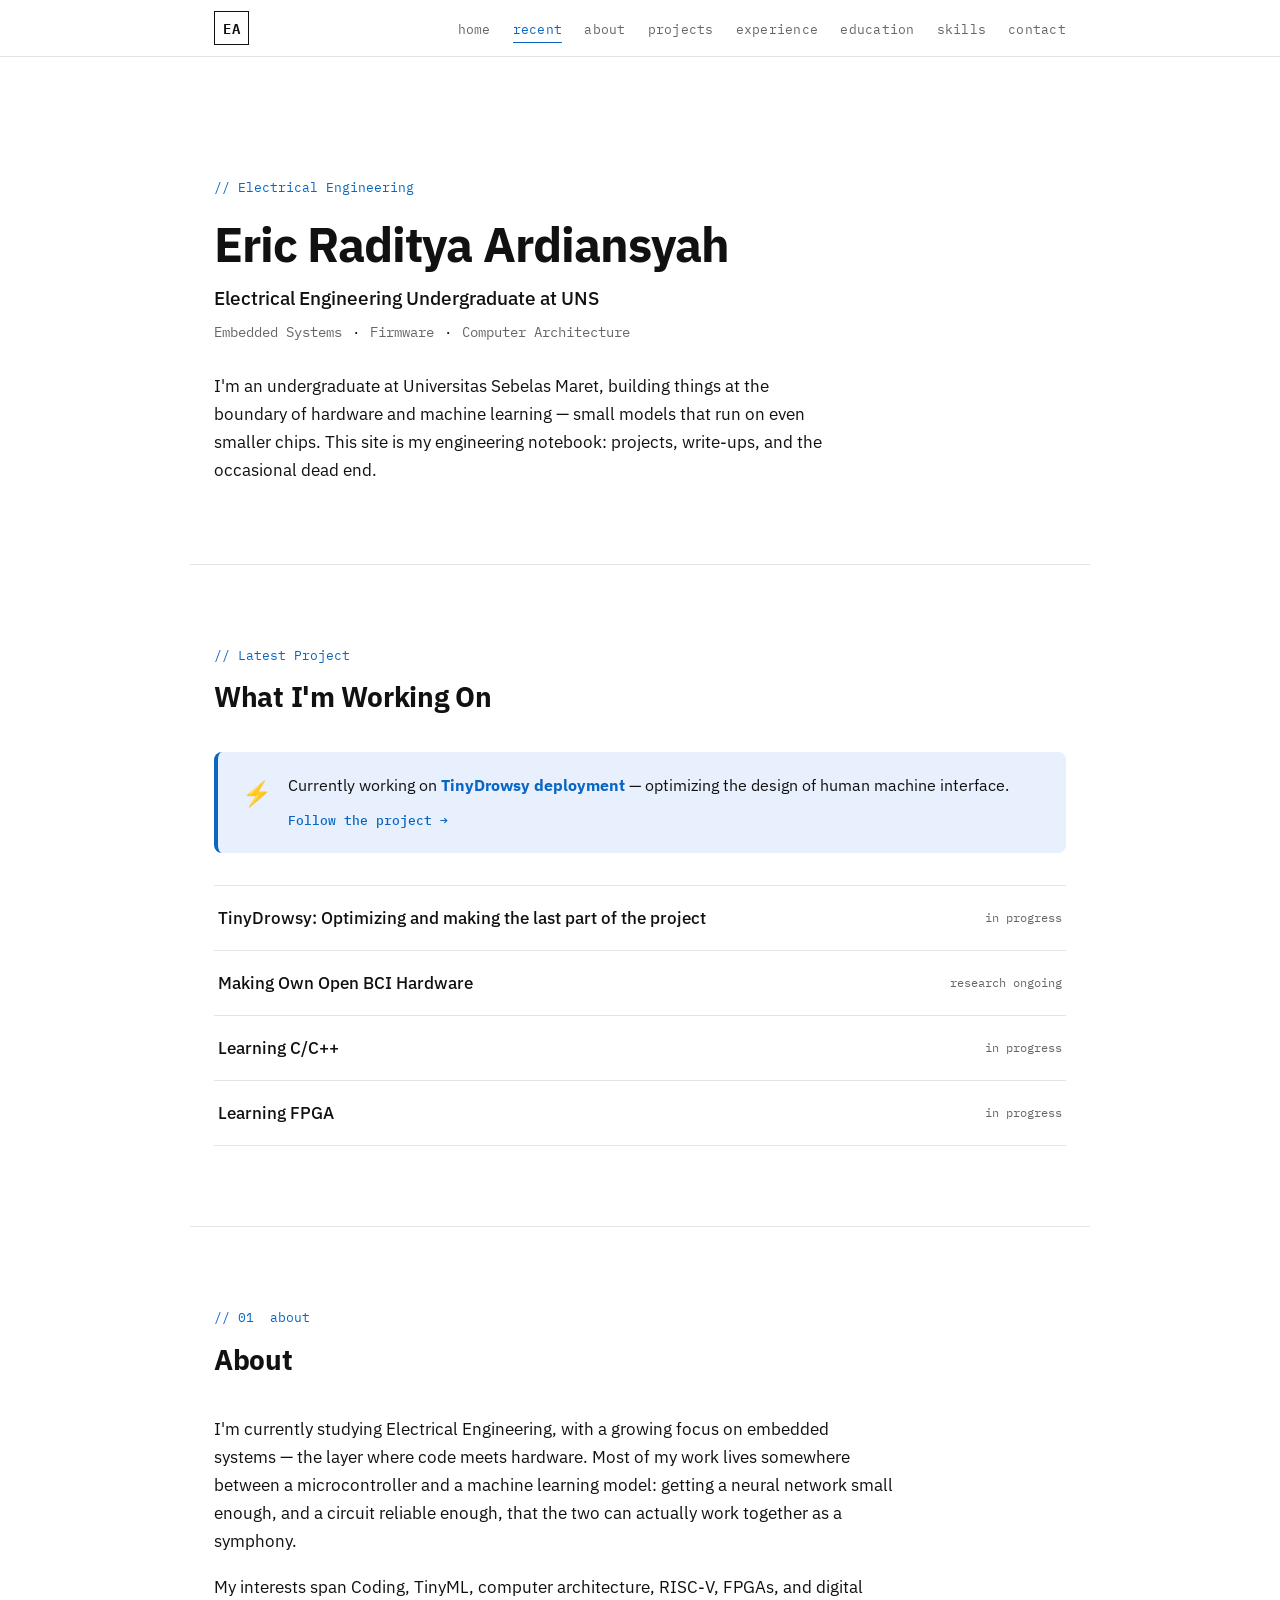
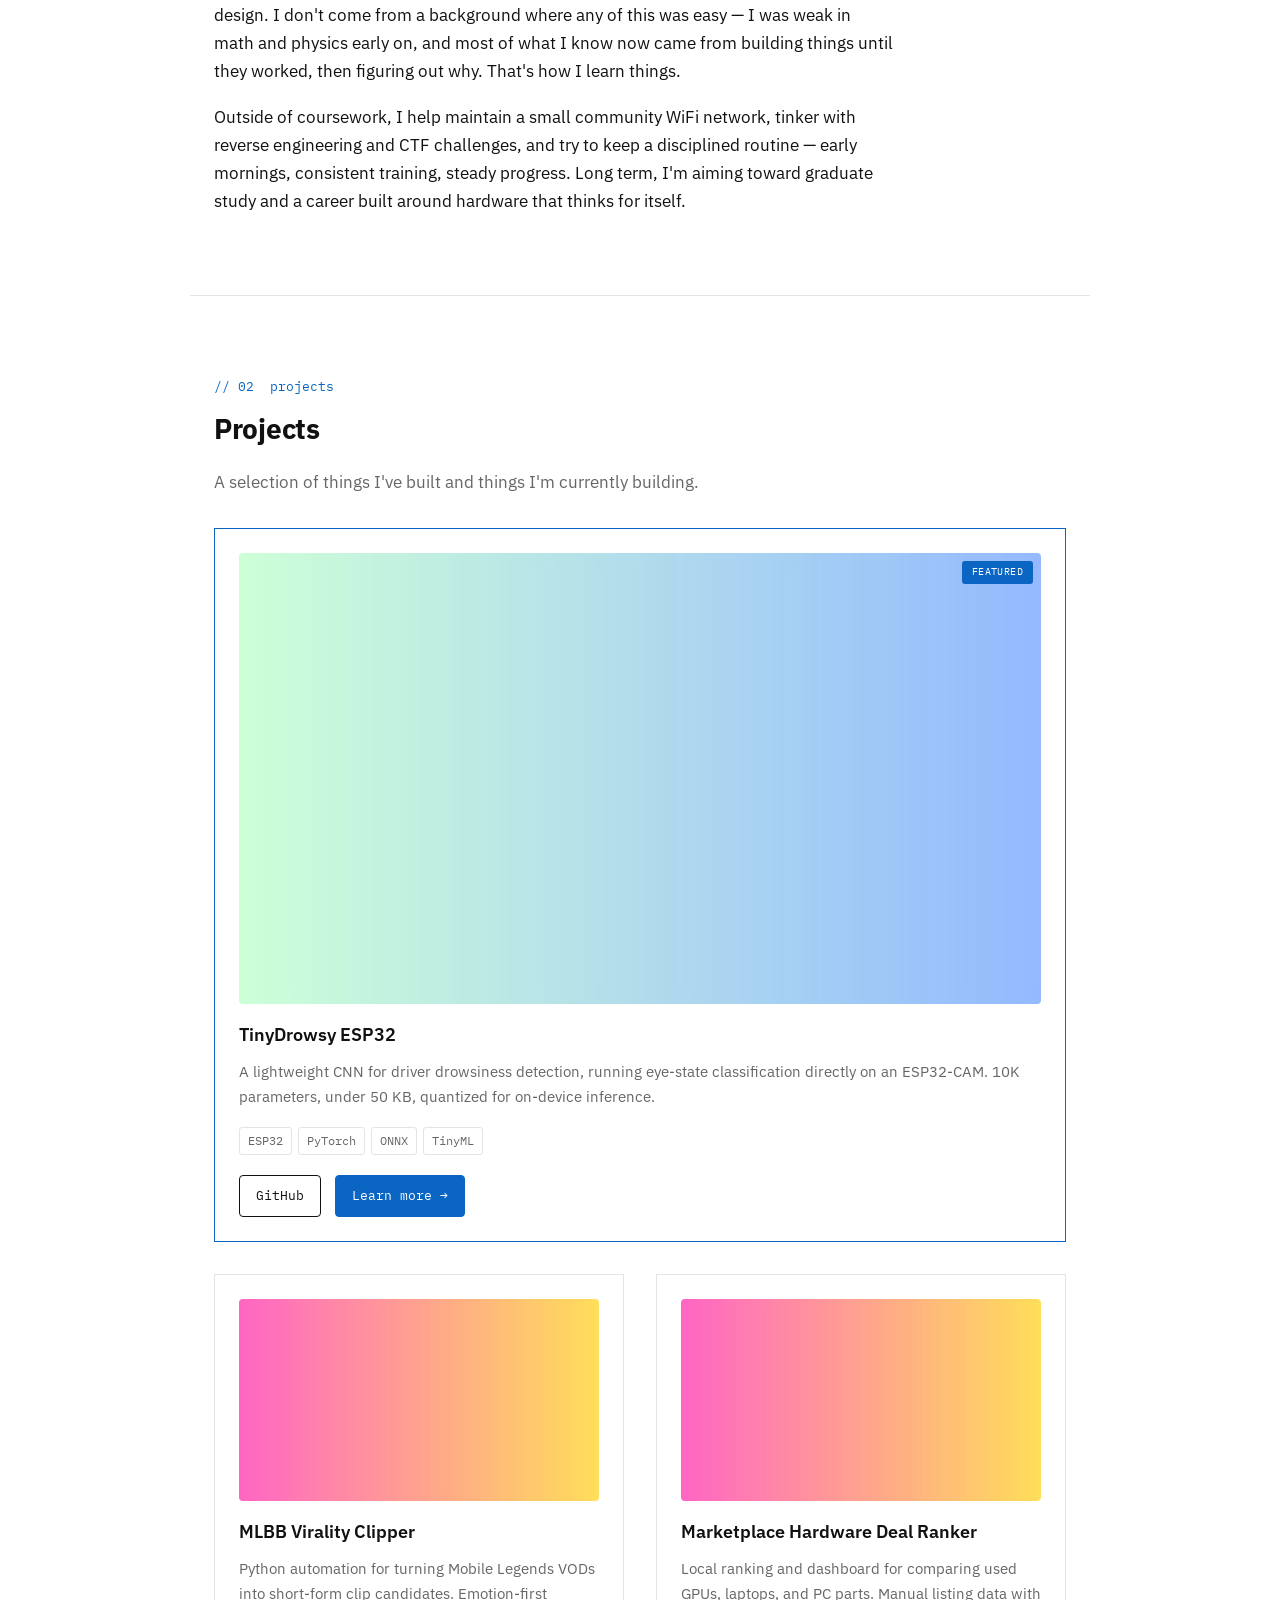
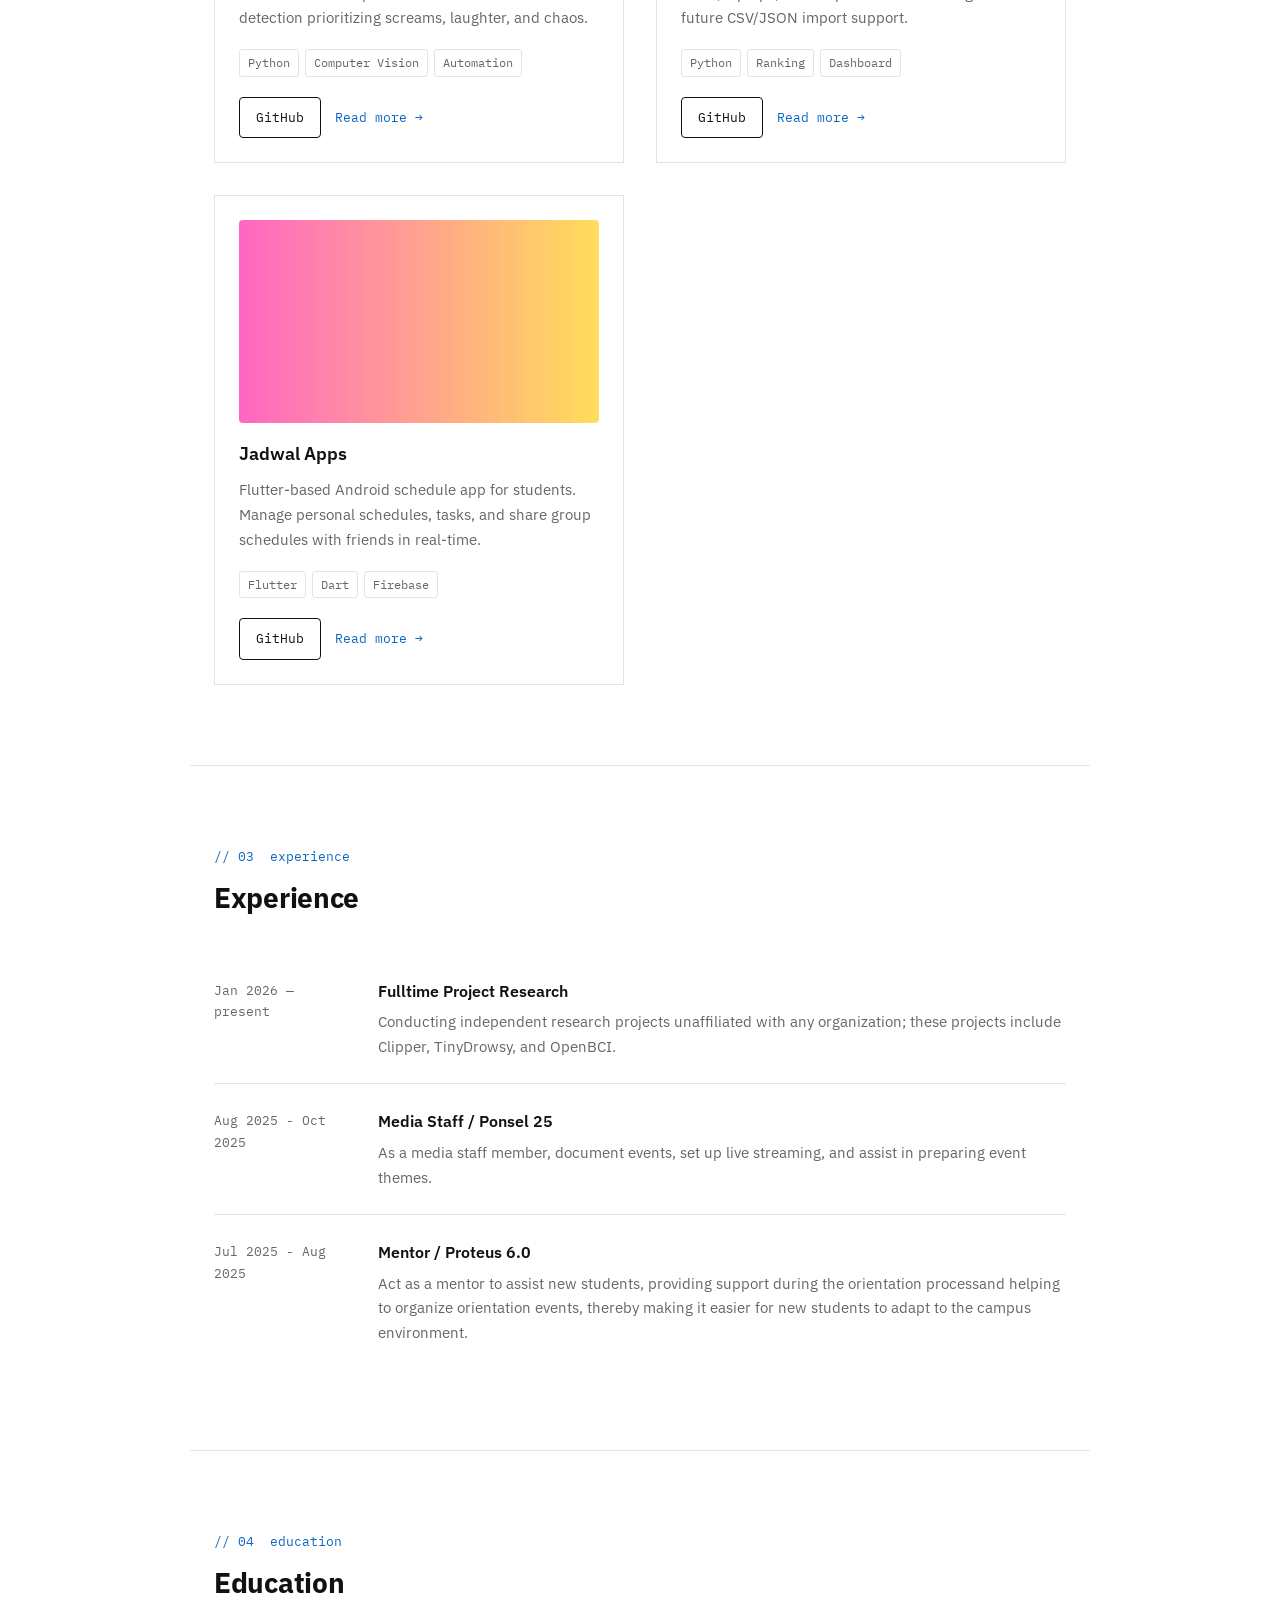
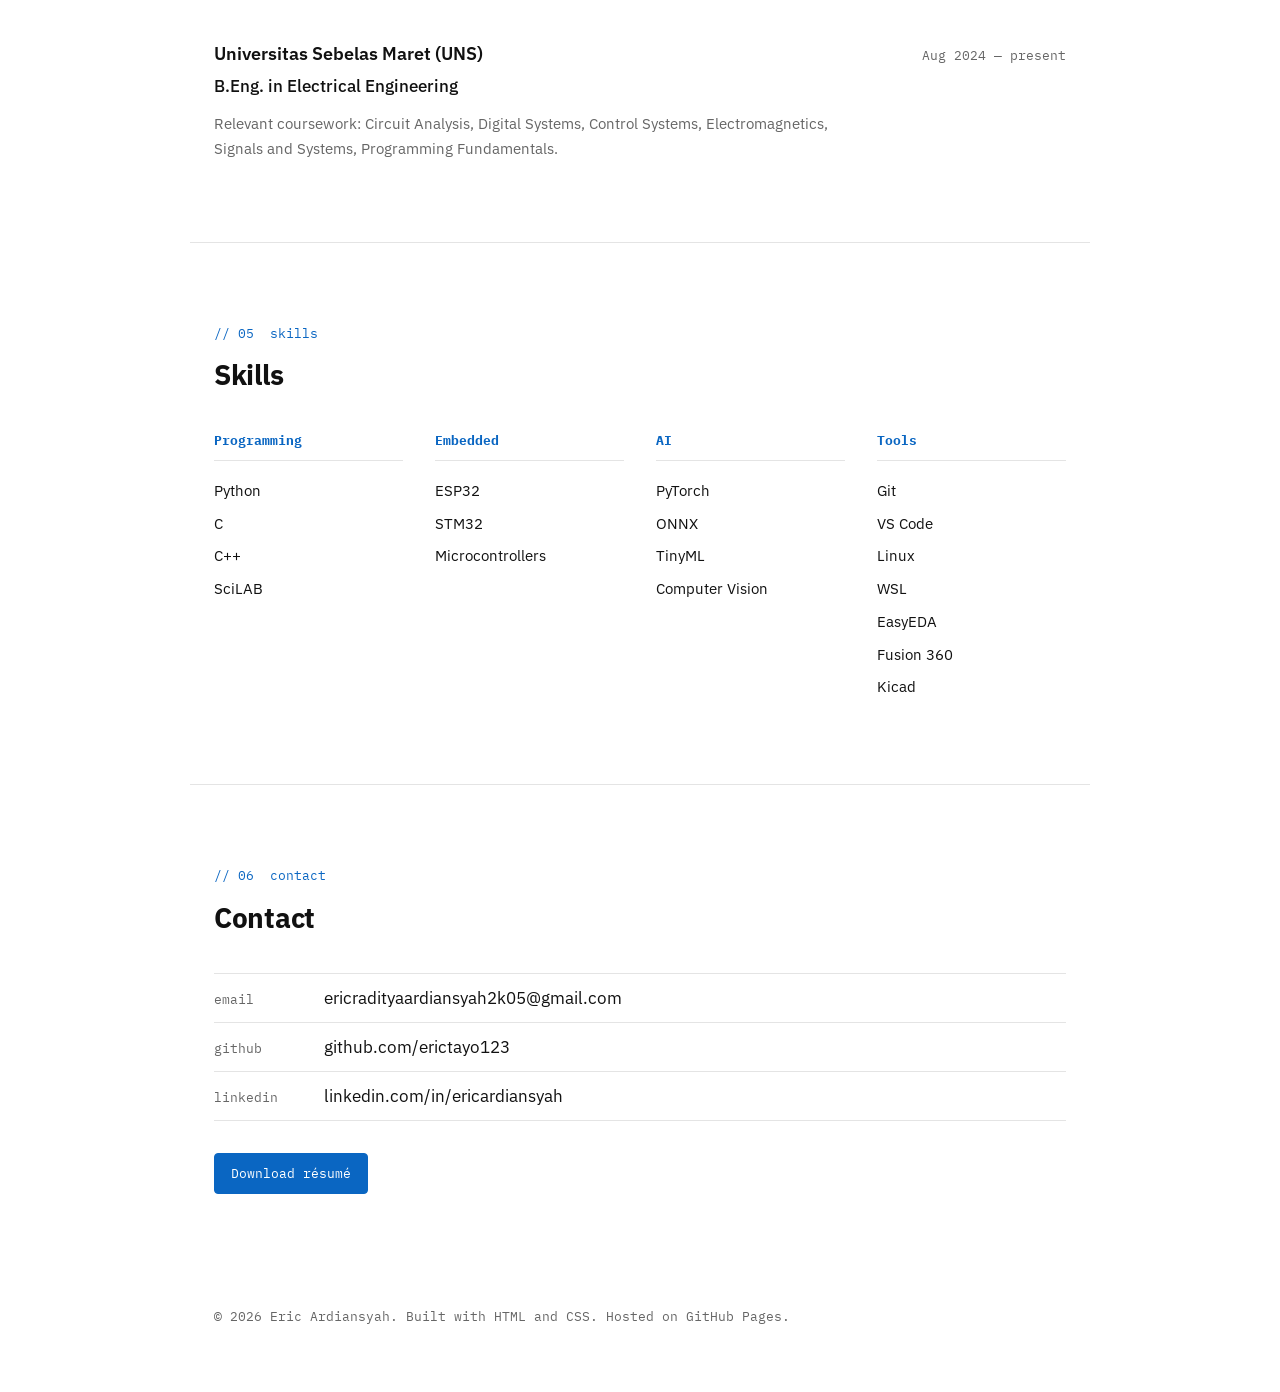
<file: index.html>
<!DOCTYPE html>
<html lang="en">
<head>
  <meta charset="UTF-8">
  <meta name="viewport" content="width=device-width, initial-scale=1.0">

  <!-- SEO -->
  <title>Eric Ardiansyah — Electrical Engineering Undergraduate</title>
  <meta name="description" content="Eric Ardiansyah is an Electrical Engineering undergraduate focused on embedded systems, TinyML, and computer architecture. Notes and projects on ESP32, RISC-V, and edge AI.">
  <meta name="robots" content="index, follow">
  <link rel="canonical" href="https://ericardiansyah.github.io/">

  <!-- Open Graph -->
  <meta property="og:type" content="website">
  <meta property="og:title" content="Eric Ardiansyah — Electrical Engineering Undergraduate">
  <meta property="og:description" content="Embedded AI, firmware, and computer architecture. Notes and projects from an engineering undergraduate.">
  <meta property="og:url" content="https://ericardiansyah.github.io/">
  <meta property="og:image" content="assets/og-image.png">

  <!-- Twitter Card -->
  <meta name="twitter:card" content="summary_large_image">
  <meta name="twitter:title" content="Eric Ardiansyah — Electrical Engineering Undergraduate">
  <meta name="twitter:description" content="Embedded AI, firmware, and computer architecture. Notes and projects from an engineering undergraduate.">
  <meta name="twitter:image" content="assets/og-image.png">

  <!-- Favicon -->
  <link rel="icon" type="image/png" href="assets/favicon.png">

  <!-- JSON-LD structured data -->
  <script type="application/ld+json">
  {
    "@context": "https://schema.org",
    "@type": "Person",
    "name": "Eric Ardiansyah",
    "url": "https://ericardiansyah.github.io/",
    "jobTitle": "Electrical Engineering Undergraduate",
    "affiliation": {
      "@type": "CollegeOrUniversity",
      "name": "Universitas Sebelas Maret"
    },
    "sameAs": [
      "https://github.com/",
      "https://www.linkedin.com/"
    ]
  }
  </script>

  <!-- Fonts -->
  <link rel="preconnect" href="https://fonts.googleapis.com">
  <link rel="preconnect" href="https://fonts.gstatic.com" crossorigin>
  <link href="https://fonts.googleapis.com/css2?family=IBM+Plex+Sans:wght@400;500;600;700&family=IBM+Plex+Mono:wght@400;500;600&display=swap" rel="stylesheet">

  <link rel="stylesheet" href="style.css">
</head>
<body>

  <!-- ===== SKIP LINK ===== -->
  <a class="skip-link" href="#main">Skip to content</a>

  <!-- ===== NAVIGATION ===== -->
  <header class="site-header">
    <nav class="nav" aria-label="Primary">
      <a href="#home" class="nav-mark">EA</a>

      <button class="nav-toggle" id="navToggle" aria-expanded="false" aria-controls="navList" aria-label="Toggle navigation menu">
        <span></span><span></span><span></span>
      </button>

      <ul class="nav-list" id="navList">
        <li><a href="#home" data-nav>home</a></li>
        <li><a href="#blog" data-nav>recent</a></li>
        <li><a href="#about" data-nav>about</a></li>
        <li><a href="#projects" data-nav>projects</a></li>
        <li><a href="#experience" data-nav>experience</a></li>
        <li><a href="#education" data-nav>education</a></li>
        <li><a href="#skills" data-nav>skills</a></li>
        <li><a href="#contact" data-nav>contact</a></li>
      </ul>
    </nav>
  </header>

  <main id="main">

    <!-- ===== 1. HOME ===== -->
    <section id="home" class="section section-home">
      <p class="eyebrow">// Electrical Engineering</p>
      <h1 class="home-name">Eric Raditya Ardiansyah</h1>
      <p class="home-role">Electrical Engineering Undergraduate at UNS</p>
      <p class="home-focus">Embedded Systems <span class="dot">·</span> Firmware <span class="dot">·</span> Computer Architecture</p>
      <p class="home-intro">
        I'm an undergraduate at Universitas Sebelas Maret, building things at the
        boundary of hardware and machine learning — small models that run on
        even smaller chips. This site is my engineering notebook: projects,
        write-ups, and the occasional dead end.
      </p>
    </section>

    <!-- ===== 2. BLOG / RECENT ACTIVITY ===== -->
    <section id="blog" class="section">
      <p class="section-label">// Latest Project</p>
      <h2 class="section-title">What I'm Working On</h2>

      <div class="blog-featured">
        <div class="blog-featured-icon">⚡</div>
        <div class="blog-featured-content">
          <p class="blog-featured-text">
            Currently working on <strong>TinyDrowsy deployment</strong> — optimizing the design of human machine interface.
          </p>
          <a href="tinydrowsy.html" class="blog-featured-link">Follow the project →</a>
        </div>
      </div>

      <ul class="blog-list">
        <li class="blog-item">
          <a href="tinydrowsy.html" class="blog-link">
            <span class="blog-post-title">TinyDrowsy: Optimizing and making the last part of the project</span>
            <span class="blog-post-status">in progress</span>
          </a>
        </li>
        <li class="blog-item">
          <a href="#" class="blog-link">
            <span class="blog-post-title">Making Own Open BCI Hardware</span>
            <span class="blog-post-status">research ongoing</span>
          </a>
        </li>
        <li class="blog-item">
          <a href="#" class="blog-link">
            <span class="blog-post-title">Learning C/C++</span>
            <span class="blog-post-status">in progress</span>
          </a>
        </li>
        <li class="blog-item">
          <a href="#" class="blog-link">
            <span class="blog-post-title">Learning FPGA</span>
            <span class="blog-post-status">in progress</span>
          </a>
        </li>
      </ul>
    </section>

    <!-- ===== 3. ABOUT ===== -->
    <section id="about" class="section">
      <p class="section-label">// 01 &nbsp;about</p>
      <h2 class="section-title">About</h2>

      <div class="prose">
        <p>
          I'm currently studying Electrical Engineering, with a growing focus on
          embedded systems — the layer where code meets hardware. Most of
          my work lives somewhere between a microcontroller and a machine learning
          model: getting a neural network small enough, and a circuit reliable
          enough, that the two can actually work together as a symphony.
        </p>
        <p>
          My interests span Coding, TinyML, computer architecture, RISC-V, FPGAs, and
          digital design. I don't come from a background where any of this was
          easy — I was weak in math and physics early on, and most of what I
          know now came from building things until they worked, then figuring out
          why. That's how I learn things.
        </p>
        <p>
          Outside of coursework, I help maintain a small community WiFi network,
          tinker with reverse engineering and CTF challenges, and try to keep a
          disciplined routine — early mornings, consistent training, steady
          progress. Long term, I'm aiming toward graduate study and a career built
          around hardware that thinks for itself.
        </p>
      </div>
    </section>

    <!-- ===== 4. PROJECTS ===== -->
    <section id="projects" class="section">
      <p class="section-label">// 02 &nbsp;projects</p>
      <h2 class="section-title">Projects</h2>
      <p class="section-intro">A selection of things I've built and things I'm currently building.</p>

      <div class="project-grid">

        <!-- TinyDrowsy - Featured Project -->
        <article class="project-card project-card-featured">
          <div class="project-image">
            <img src="images/tinydrowsy-thumb.jpg" alt="TinyDrowsy ESP32 project thumbnail" loading="lazy">
            <span class="project-featured-badge">featured</span>
          </div>
          <h3 class="project-title">TinyDrowsy ESP32</h3>
          <p class="project-desc">
            A lightweight CNN for driver drowsiness detection, running eye-state
            classification directly on an ESP32-CAM. 10K parameters, under 50 KB,
            quantized for on-device inference.
          </p>
          <ul class="project-tags">
            <li>ESP32</li>
            <li>PyTorch</li>
            <li>ONNX</li>
            <li>TinyML</li>
          </ul>
          <div class="project-links">
            <a class="btn btn-outline" href="https://github.com/Erictayo123/tinydrowsy-esp32" aria-label="View TinyDrowsy ESP32 on GitHub">GitHub</a>
            <a class="btn btn-primary" href="tinydrowsy.html" aria-label="Read full documentation for TinyDrowsy ESP32">Learn more →</a>
          </div>
        </article>

        <!-- MLBB Virality Clipper -->
        <article class="project-card">
          <div class="project-image">
            <img src="images/mlbb-placeholder.jpg" alt="MLBB Virality Clipper project thumbnail" loading="lazy">
          </div>
          <h3 class="project-title">MLBB Virality Clipper</h3>
          <p class="project-desc">
            Python automation for turning Mobile Legends VODs into short-form
            clip candidates. Emotion-first detection prioritizing screams,
            laughter, and chaos.
          </p>
          <ul class="project-tags">
            <li>Python</li>
            <li>Computer Vision</li>
            <li>Automation</li>
          </ul>
          <div class="project-links">
            <a class="btn btn-outline" href="#" aria-label="View MLBB Virality Clipper on GitHub">GitHub</a>
            <a class="btn btn-text" href="#" aria-label="Read more about MLBB Virality Clipper">Read more →</a>
          </div>
        </article>

        <!-- Marketplace Hardware Deal Ranker -->
        <article class="project-card">
          <div class="project-image">
            <img src="images/marketplace-placeholder.jpg" alt="Marketplace Hardware Deal Ranker project thumbnail" loading="lazy">
          </div>
          <h3 class="project-title">Marketplace Hardware Deal Ranker</h3>
          <p class="project-desc">
            Local ranking and dashboard for comparing used GPUs, laptops, and
            PC parts. Manual listing data with future CSV/JSON import support.
          </p>
          <ul class="project-tags">
            <li>Python</li>
            <li>Ranking</li>
            <li>Dashboard</li>
          </ul>
          <div class="project-links">
            <a class="btn btn-outline" href="#" aria-label="View Marketplace Hardware Deal Ranker on GitHub">GitHub</a>
            <a class="btn btn-text" href="#" aria-label="Read more about Marketplace Hardware Deal Ranker">Read more →</a>
          </div>
        </article>

        <!-- Jadwal Apps -->
        <article class="project-card">
          <div class="project-image">
            <img src="images/jadwal-placeholder.jpg" alt="Jadwal Apps project thumbnail" loading="lazy">
          </div>
          <h3 class="project-title">Jadwal Apps</h3>
          <p class="project-desc">
            Flutter-based Android schedule app for students. Manage personal
            schedules, tasks, and share group schedules with friends in real-time.
          </p>
          <ul class="project-tags">
            <li>Flutter</li>
            <li>Dart</li>
            <li>Firebase</li>
          </ul>
          <div class="project-links">
            <a class="btn btn-outline" href="#" aria-label="View Jadwal Apps on GitHub">GitHub</a>
            <a class="btn btn-text" href="#" aria-label="Read more about Jadwal Apps">Read more →</a>
          </div>
        </article>

      </div>
    </section>

    <!-- ===== 5. EXPERIENCE ===== -->
    <section id="experience" class="section">
      <p class="section-label">// 03 &nbsp;experience</p>
      <h2 class="section-title">Experience</h2>

      <ol class="timeline">
        <li class="timeline-item">
          <div class="timeline-date">Jan 2026 — present</div>
          <div class="timeline-body">
            <h3 class="timeline-title">Fulltime Project Research</h3>
            <p class="timeline-desc">Conducting independent research projects unaffiliated with any organization; these projects include Clipper, TinyDrowsy, and OpenBCI.</p>
          </div>
        </li>
        <li class="timeline-item">
          <div class="timeline-date">Aug 2025 - Oct 2025</div>
          <div class="timeline-body">
            <h3 class="timeline-title">Media Staff / Ponsel 25</h3>
            <p class="timeline-desc">As a media staff member, document events, set up live streaming, and assist in preparing event themes.</p>
          </div>
        </li>
        <li class="timeline-item">
          <div class="timeline-date">Jul 2025 - Aug 2025</div>
          <div class="timeline-body">
            <h3 class="timeline-title">Mentor / Proteus 6.0</h3>
            <p class="timeline-desc">Act as a mentor to assist new students, providing support during the orientation processand helping to organize orientation events, thereby making it easier for new students to adapt to the campus environment. </p>
          </div>
        </li>
      </ol>
    </section>

    <!-- ===== 6. EDUCATION ===== -->
    <section id="education" class="section">
      <p class="section-label">// 04 &nbsp;education</p>
      <h2 class="section-title">Education</h2>

      <div class="education-item">
        <div class="education-head">
          <h3 class="education-school">Universitas Sebelas Maret (UNS)</h3>
          <span class="education-date">Aug 2024 — present</span>
        </div>
        <p class="education-degree">B.Eng. in Electrical Engineering</p>
        <p class="education-detail">
          Relevant coursework: Circuit Analysis, Digital Systems, Control
          Systems, Electromagnetics, Signals and Systems, Programming Fundamentals.
        </p>
      </div>
    </section>

    <!-- ===== 7. SKILLS ===== -->
    <section id="skills" class="section">
      <p class="section-label">// 05 &nbsp;skills</p>
      <h2 class="section-title">Skills</h2>

      <div class="skills-grid">
        <div class="skill-group">
          <h3 class="skill-category">Programming</h3>
          <ul class="skill-list">
            <li>Python</li>
            <li>C</li>
            <li>C++</li>
            <li>SciLAB</li>
          </ul>
        </div>

        <div class="skill-group">
          <h3 class="skill-category">Embedded</h3>
          <ul class="skill-list">
            <li>ESP32</li>
            <li>STM32</li>
            <li>Microcontrollers</li>
          </ul>
        </div>

        <div class="skill-group">
          <h3 class="skill-category">AI</h3>
          <ul class="skill-list">
            <li>PyTorch</li>
            <li>ONNX</li>
            <li>TinyML</li>
            <li>Computer Vision</li>
          </ul>
        </div>

        <div class="skill-group">
          <h3 class="skill-category">Tools</h3>
          <ul class="skill-list">
            <li>Git</li>
            <li>VS Code</li>
            <li>Linux</li>
            <li>WSL</li>
            <li>EasyEDA</li>
            <li>Fusion 360</li>
            <li>Kicad</li>
          </ul>
        </div>
      </div>
    </section>

    <!-- ===== 8. CONTACT ===== -->
    <section id="contact" class="section">
      <p class="section-label">// 06 &nbsp;contact</p>
      <h2 class="section-title">Contact</h2>

      <ul class="contact-list">
        <li><span class="contact-key">email</span><a href="mailto:ericradityaardiansyah2k05@gmail.com">ericradityaardiansyah2k05@gmail.com</a></li>
        <li><span class="contact-key">github</span><a href="https://github.com/Erictayo123" target="_blank" rel="noopener noreferrer">github.com/erictayo123</a></li>
        <li><span class="contact-key">linkedin</span><a href="https://www.linkedin.com/in/ericradityaardiansyah/" target="_blank" rel="noopener noreferrer">linkedin.com/in/ericardiansyah</a></li>
      </ul>

      <a class="btn btn-primary" href="assets/LinkedIn.pdf" download>Download résumé</a>
    </section>

  </main>

  <!-- ===== FOOTER ===== -->
  <footer class="site-footer">
    <p>&copy; <span id="year"></span> Eric Ardiansyah. Built with HTML and CSS. Hosted on GitHub Pages.</p>
  </footer>

  <script src="script.js"></script>
</body>
</html>
</file>
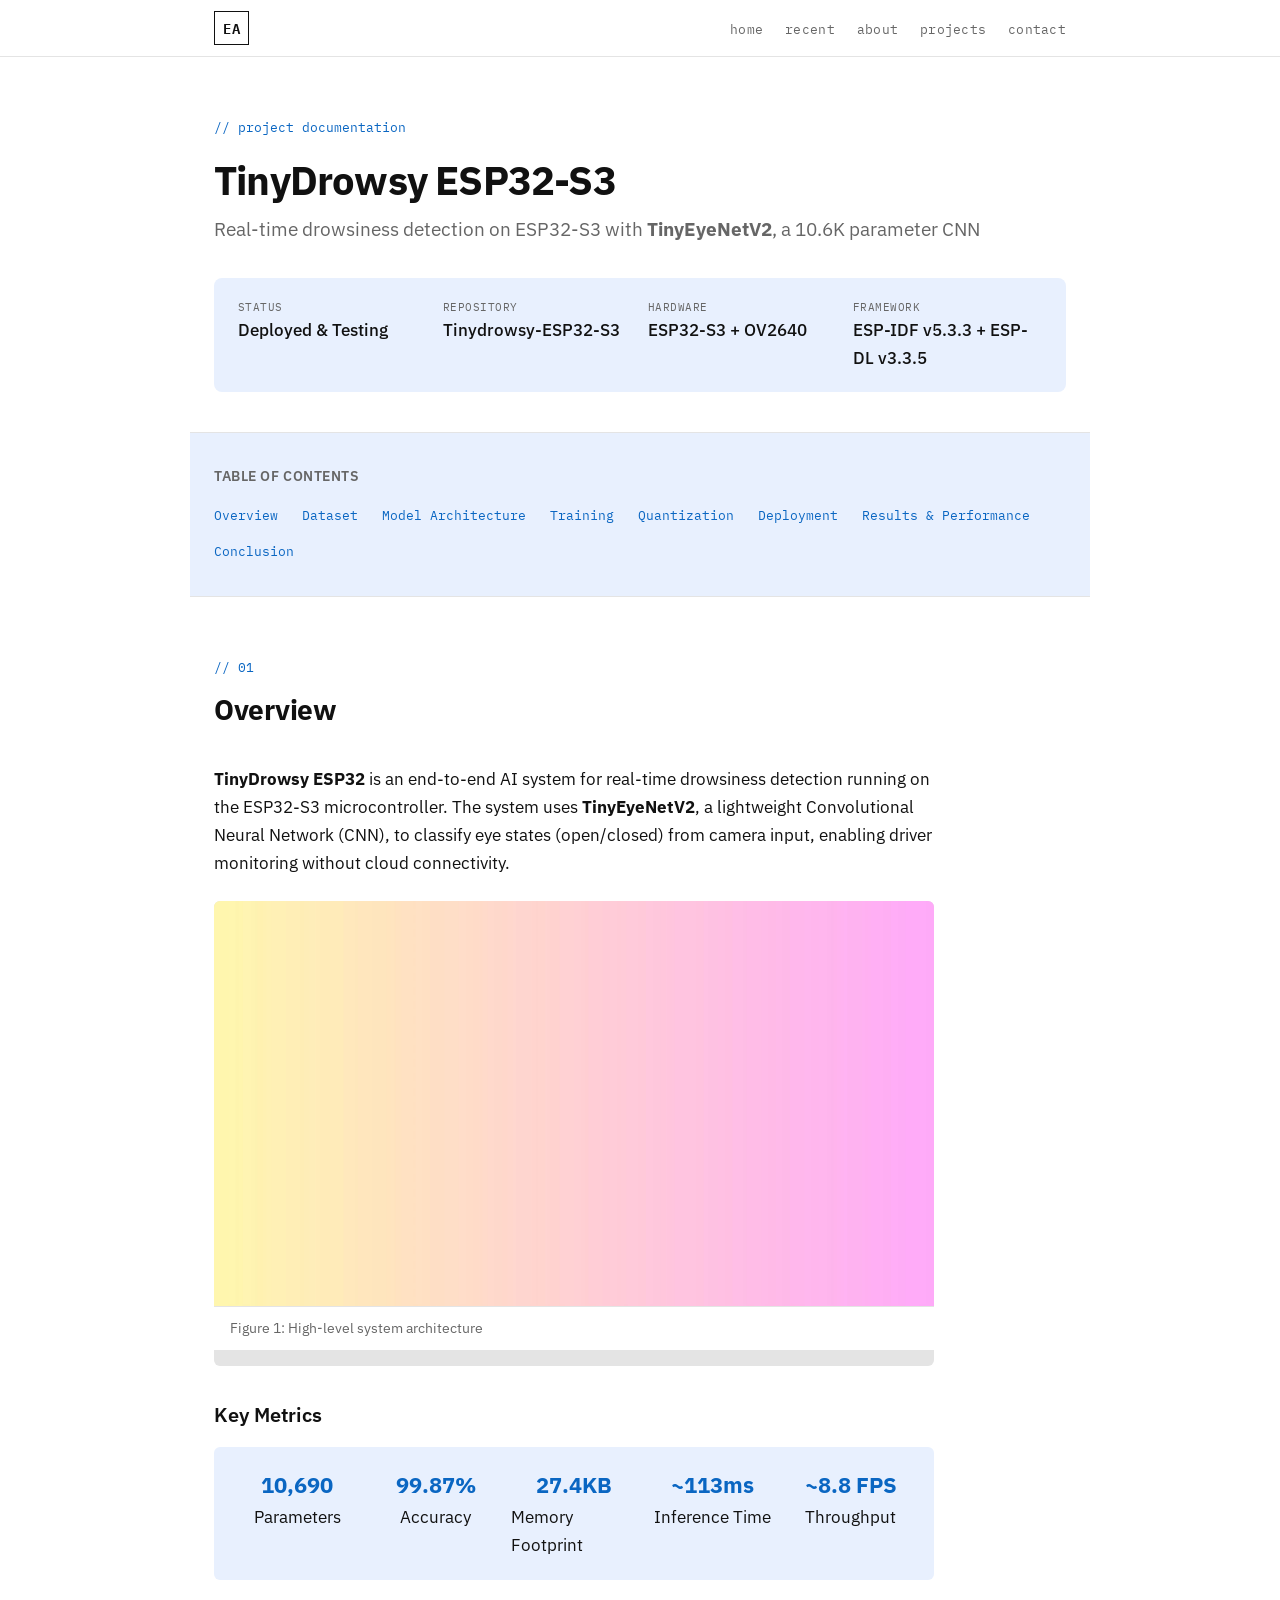
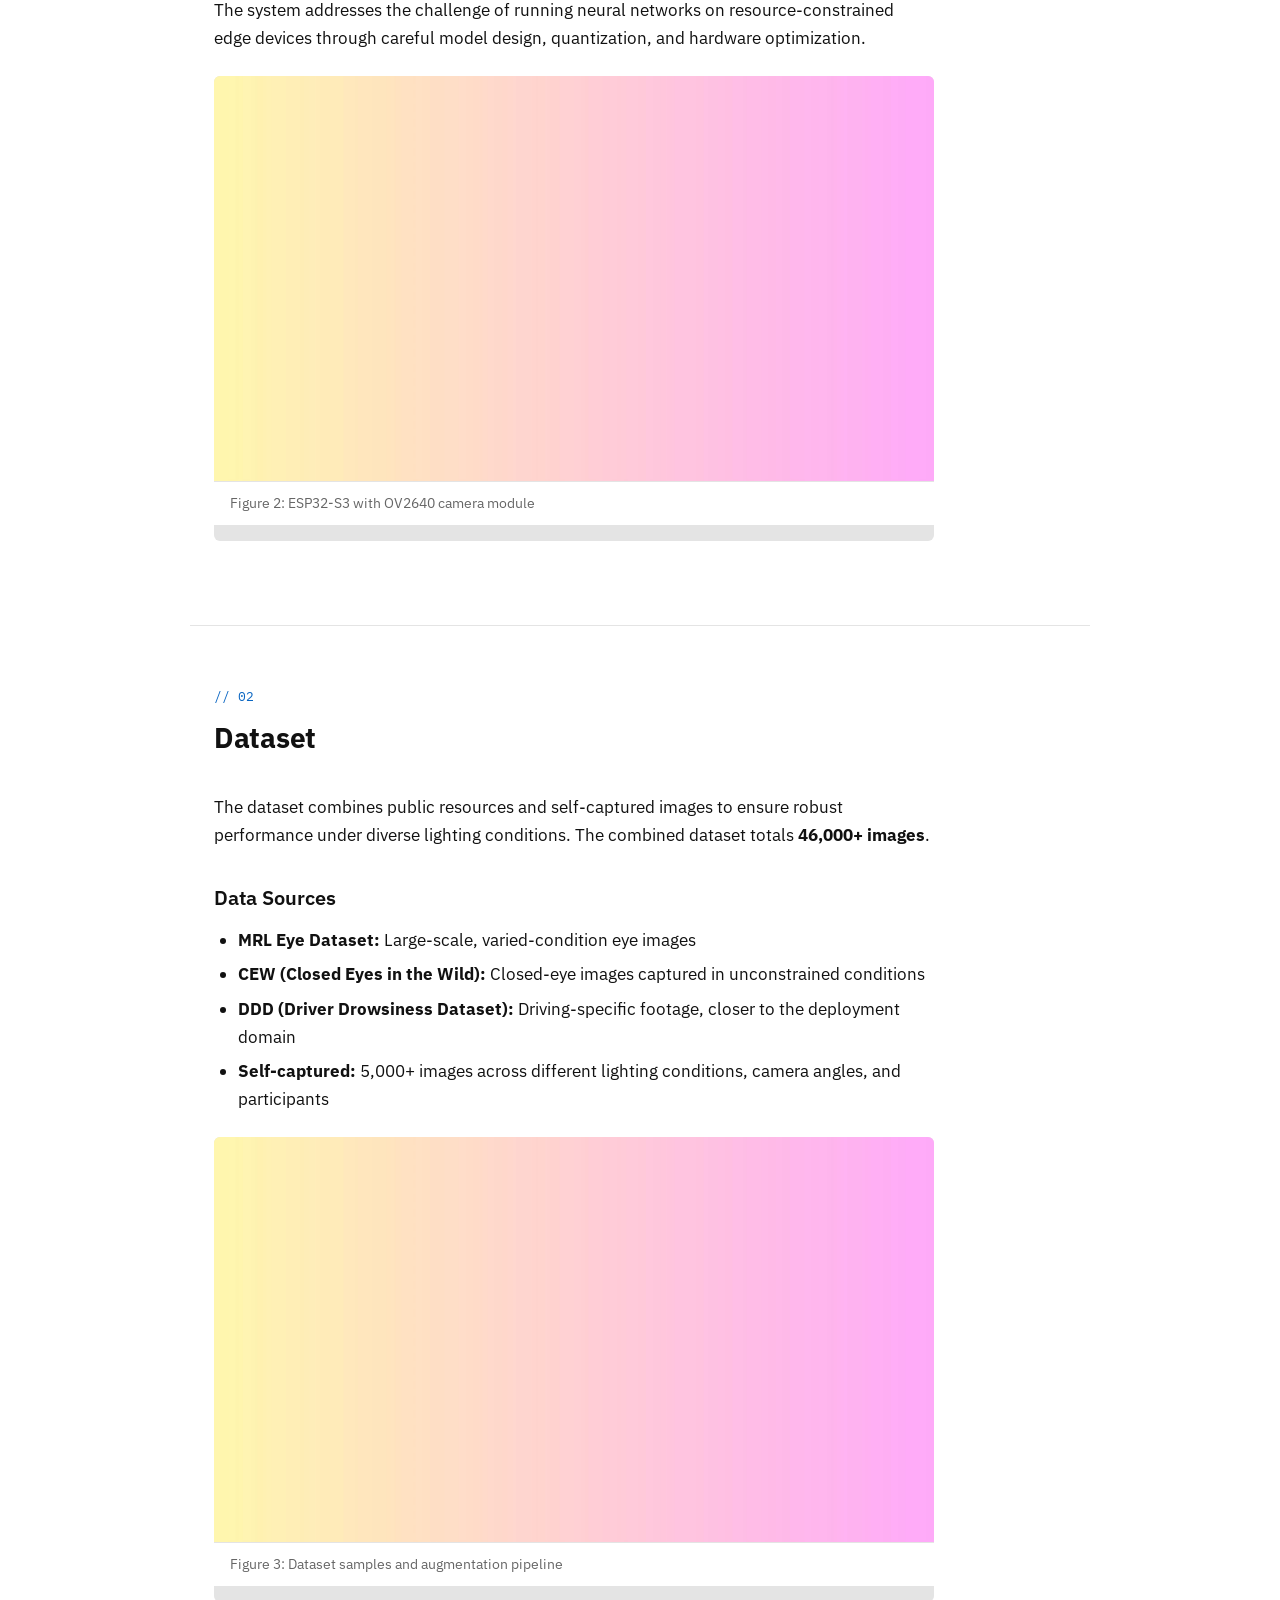
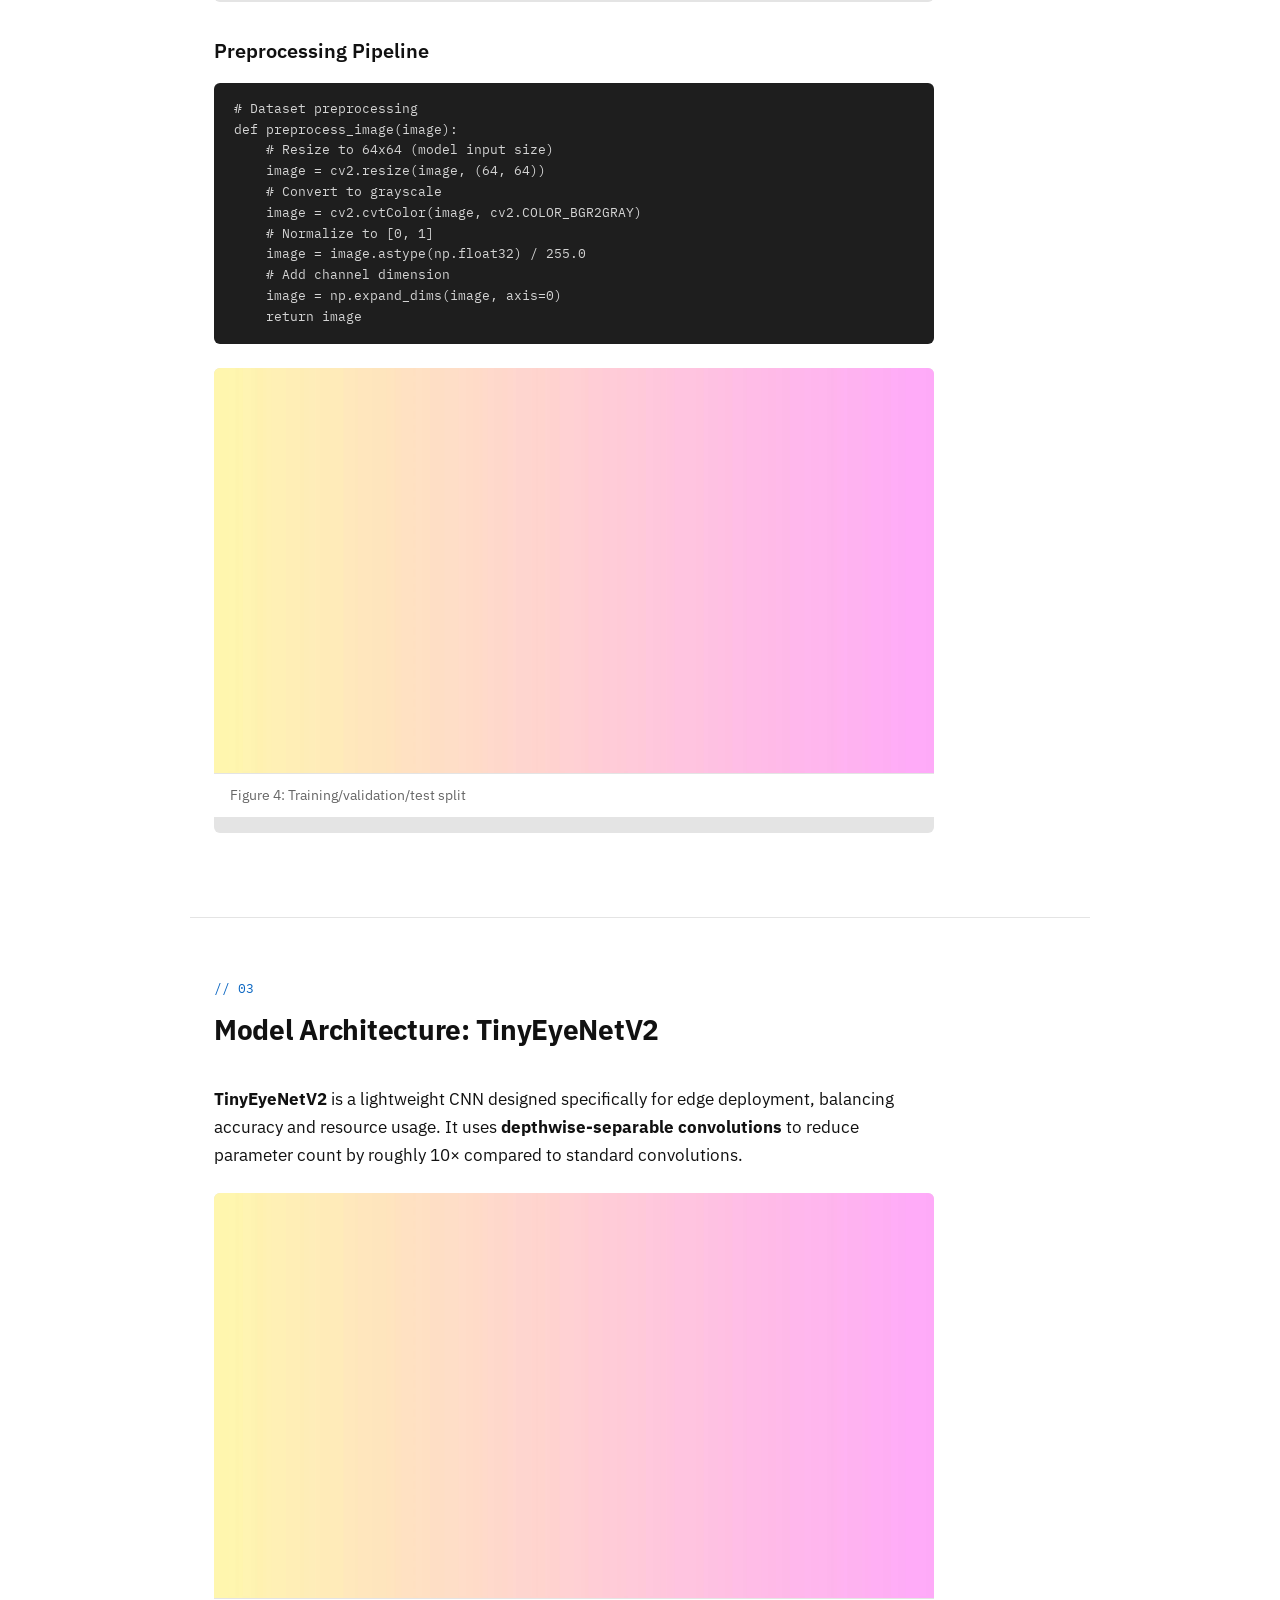
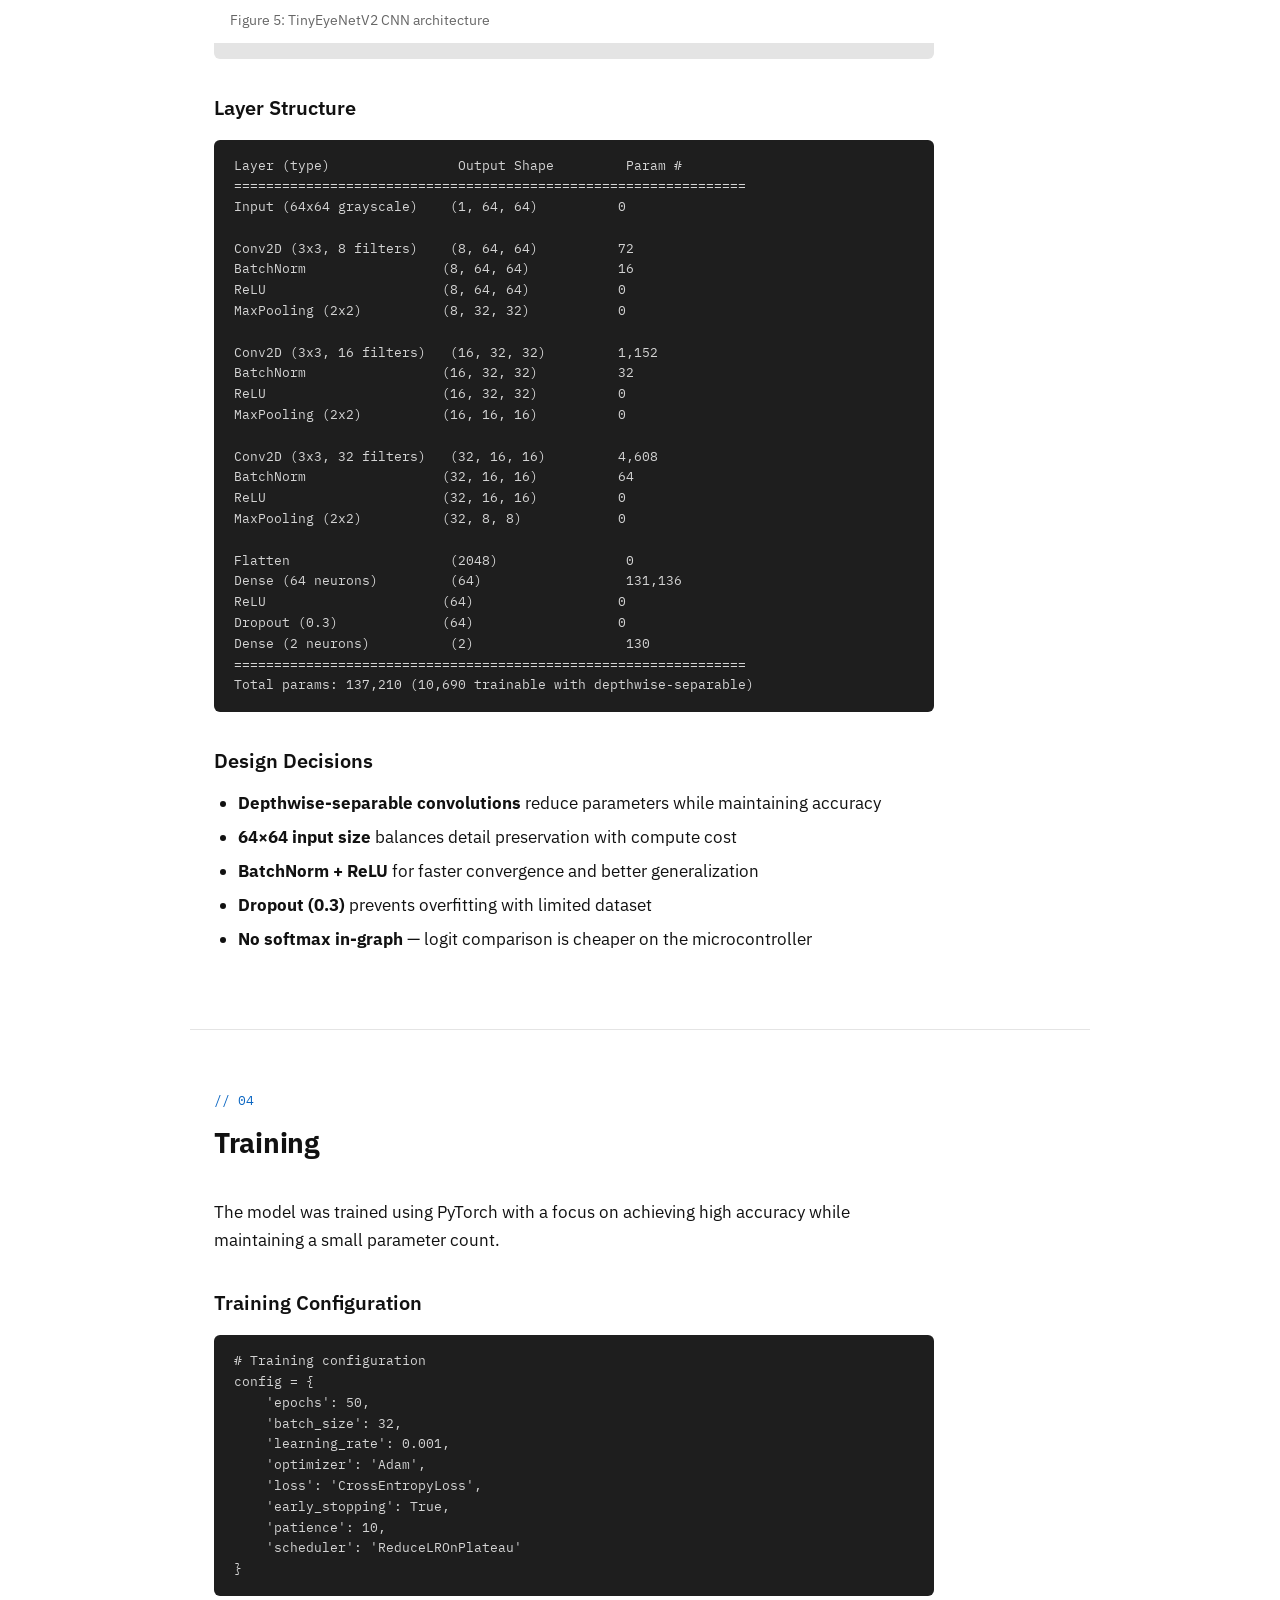
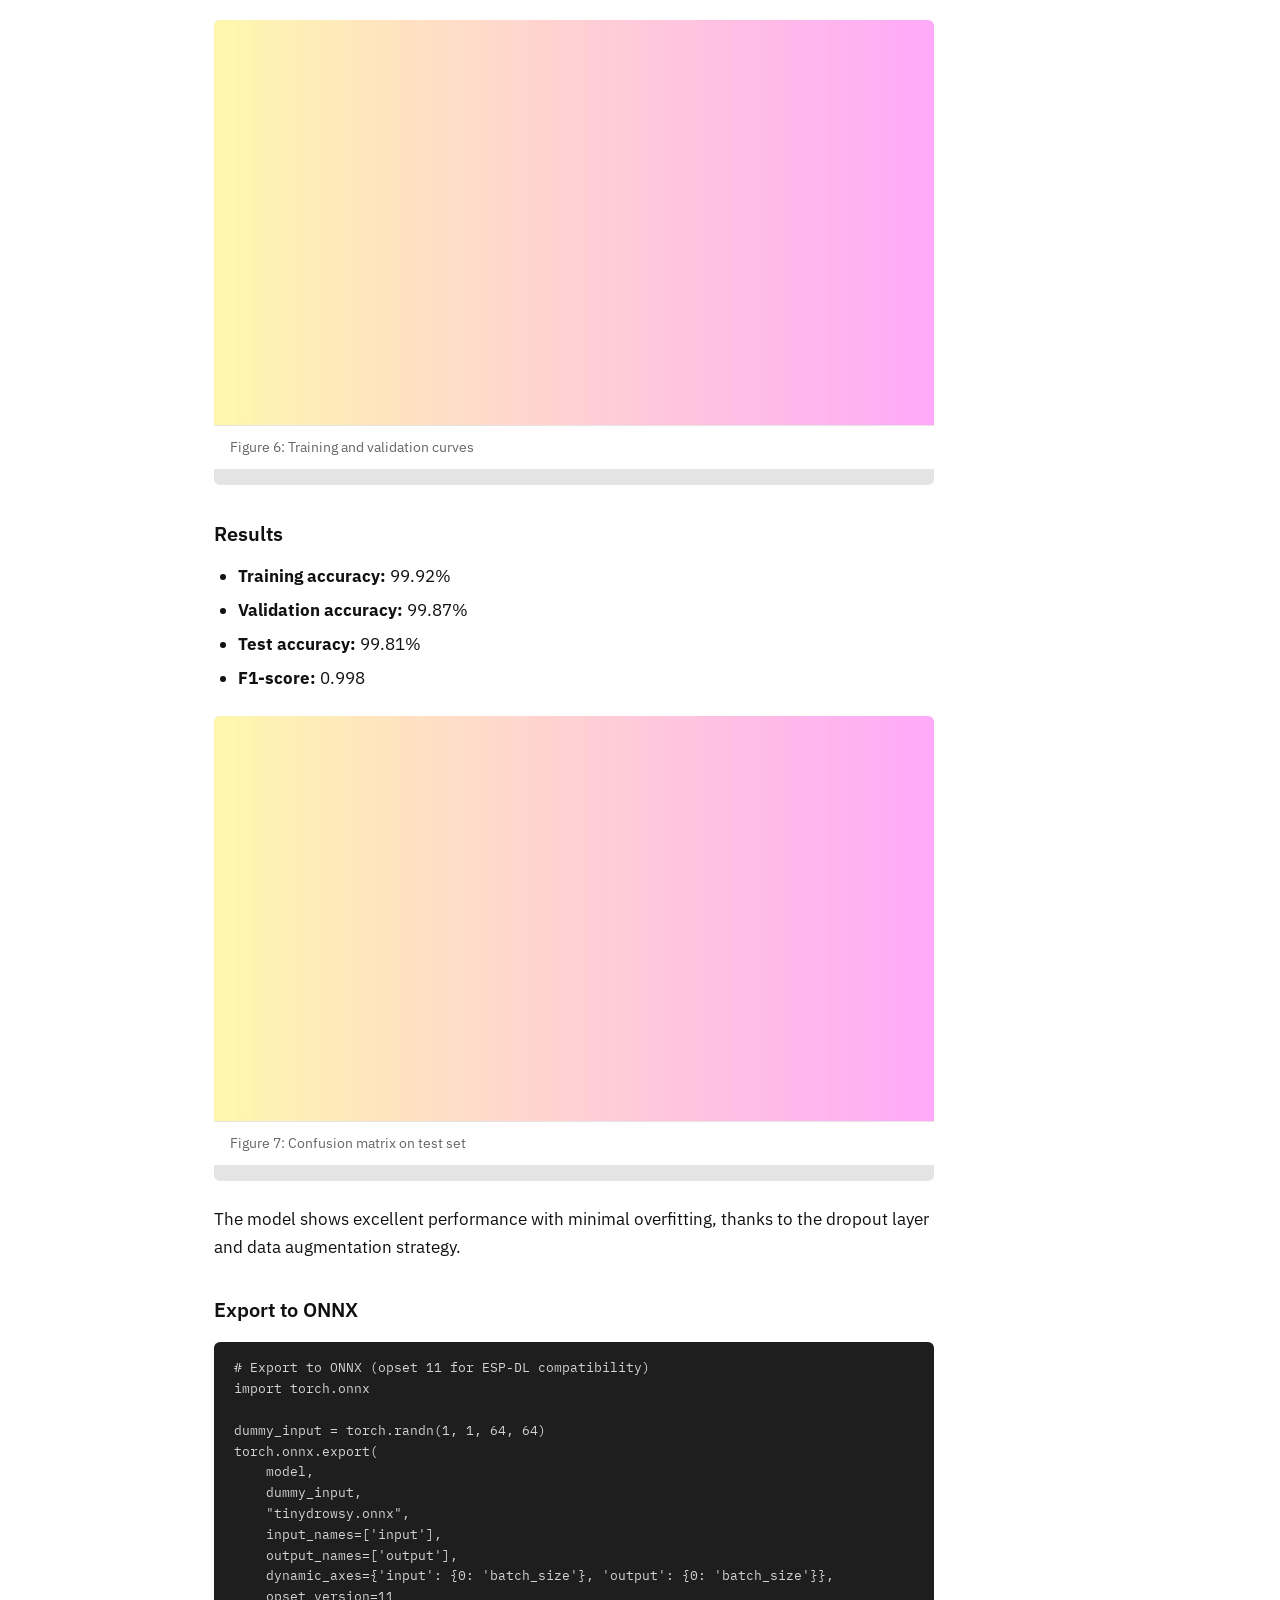
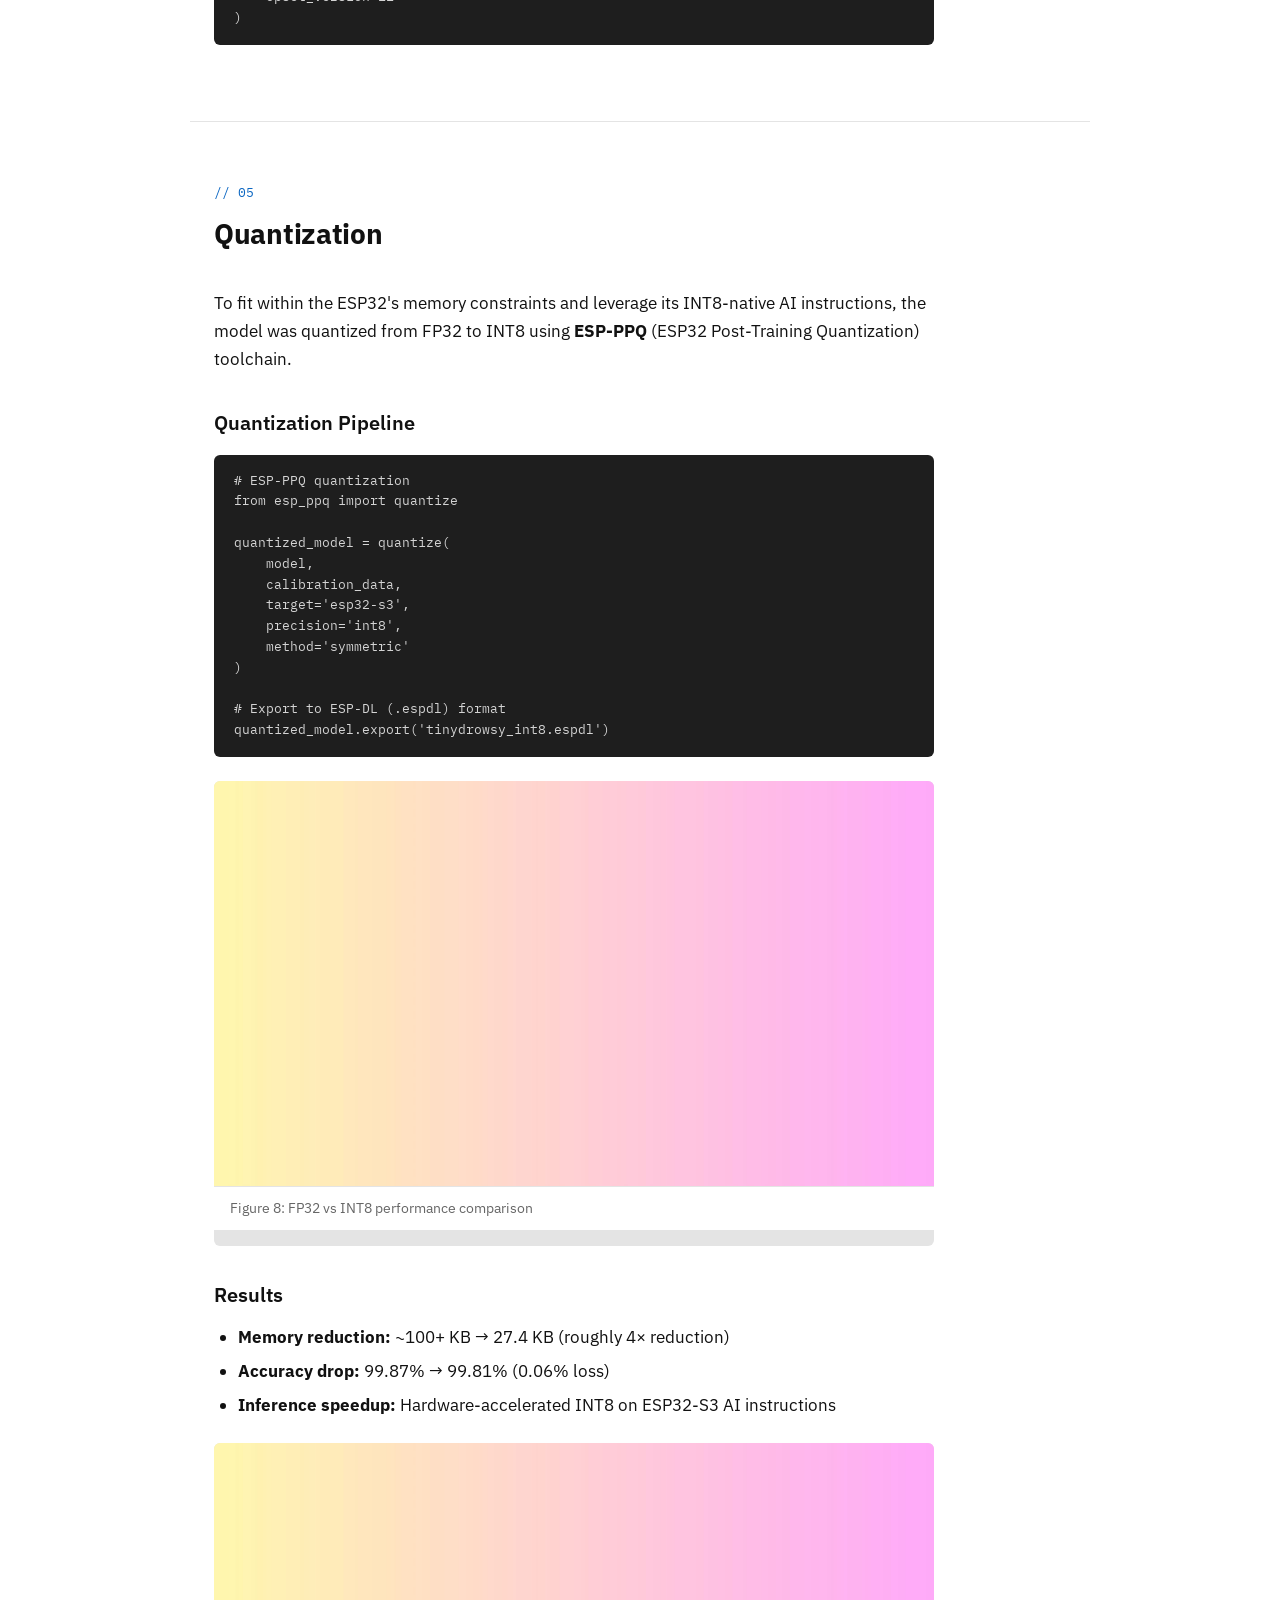
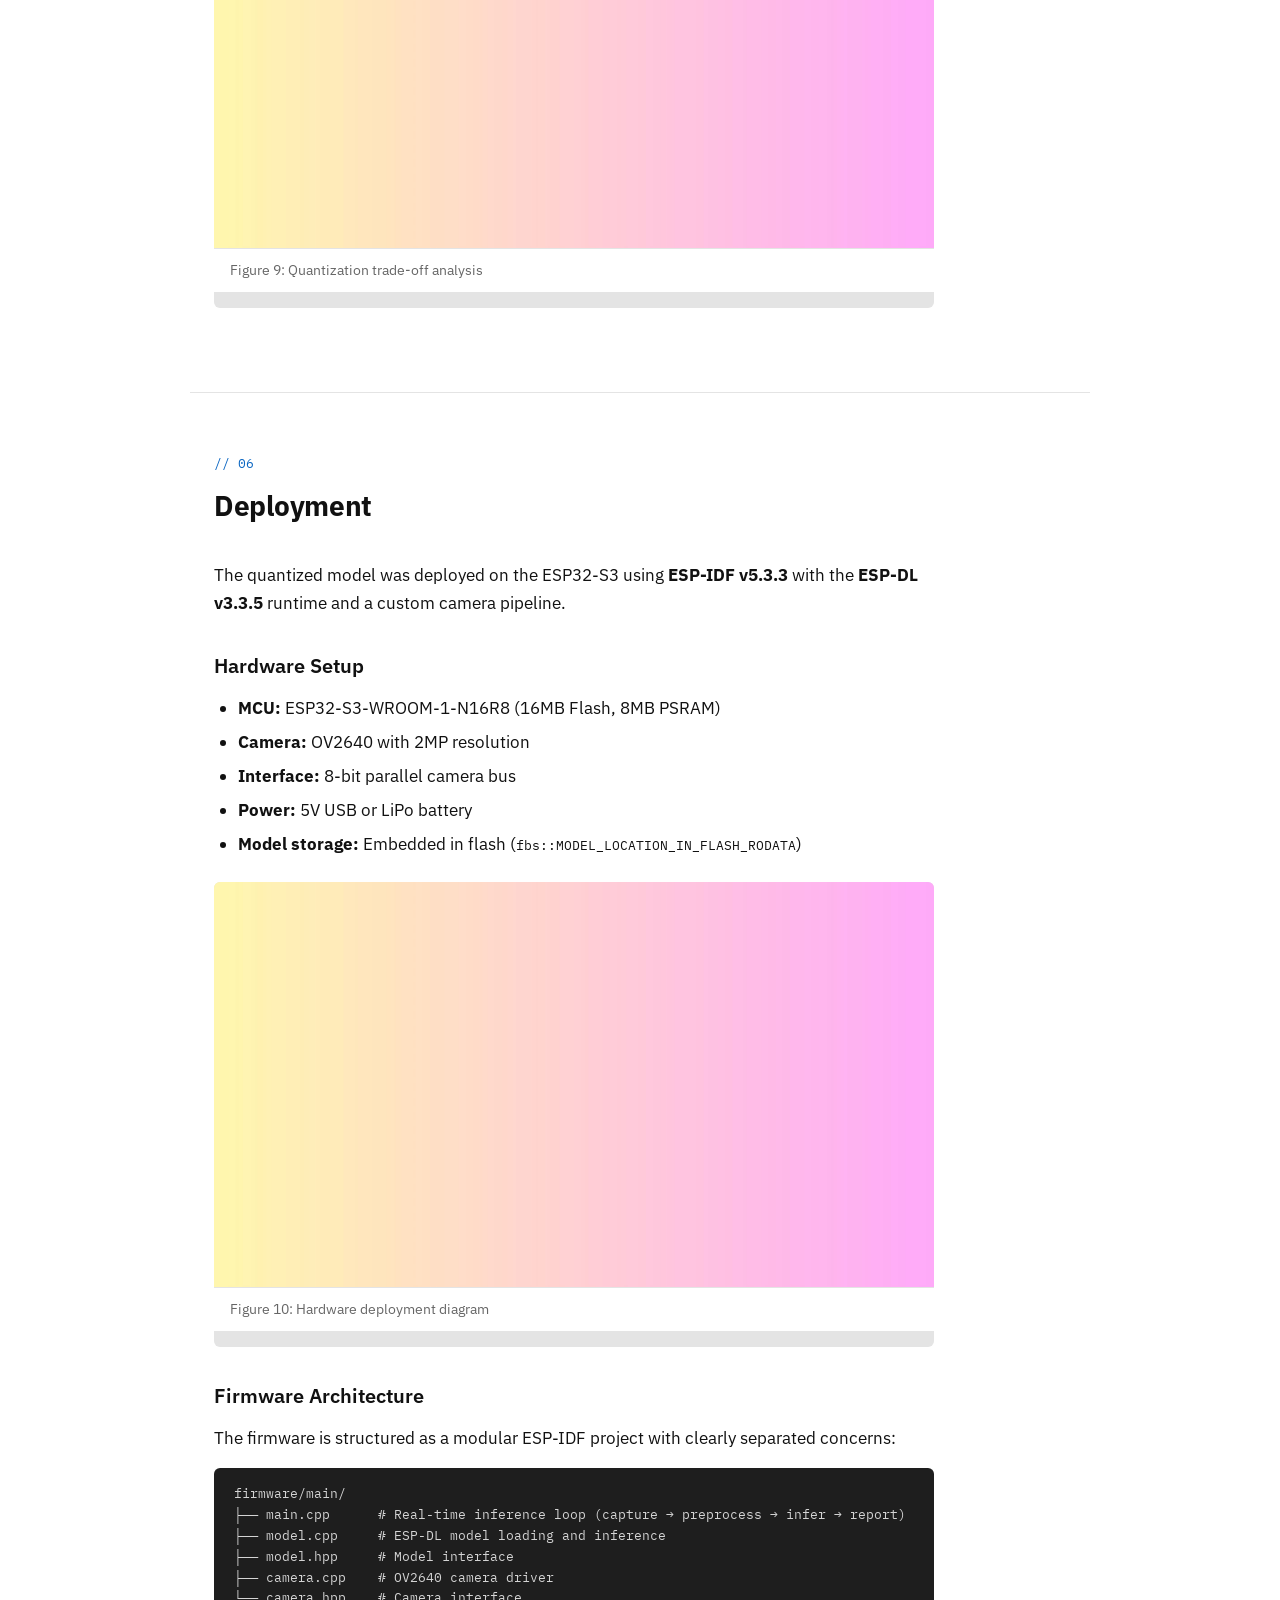
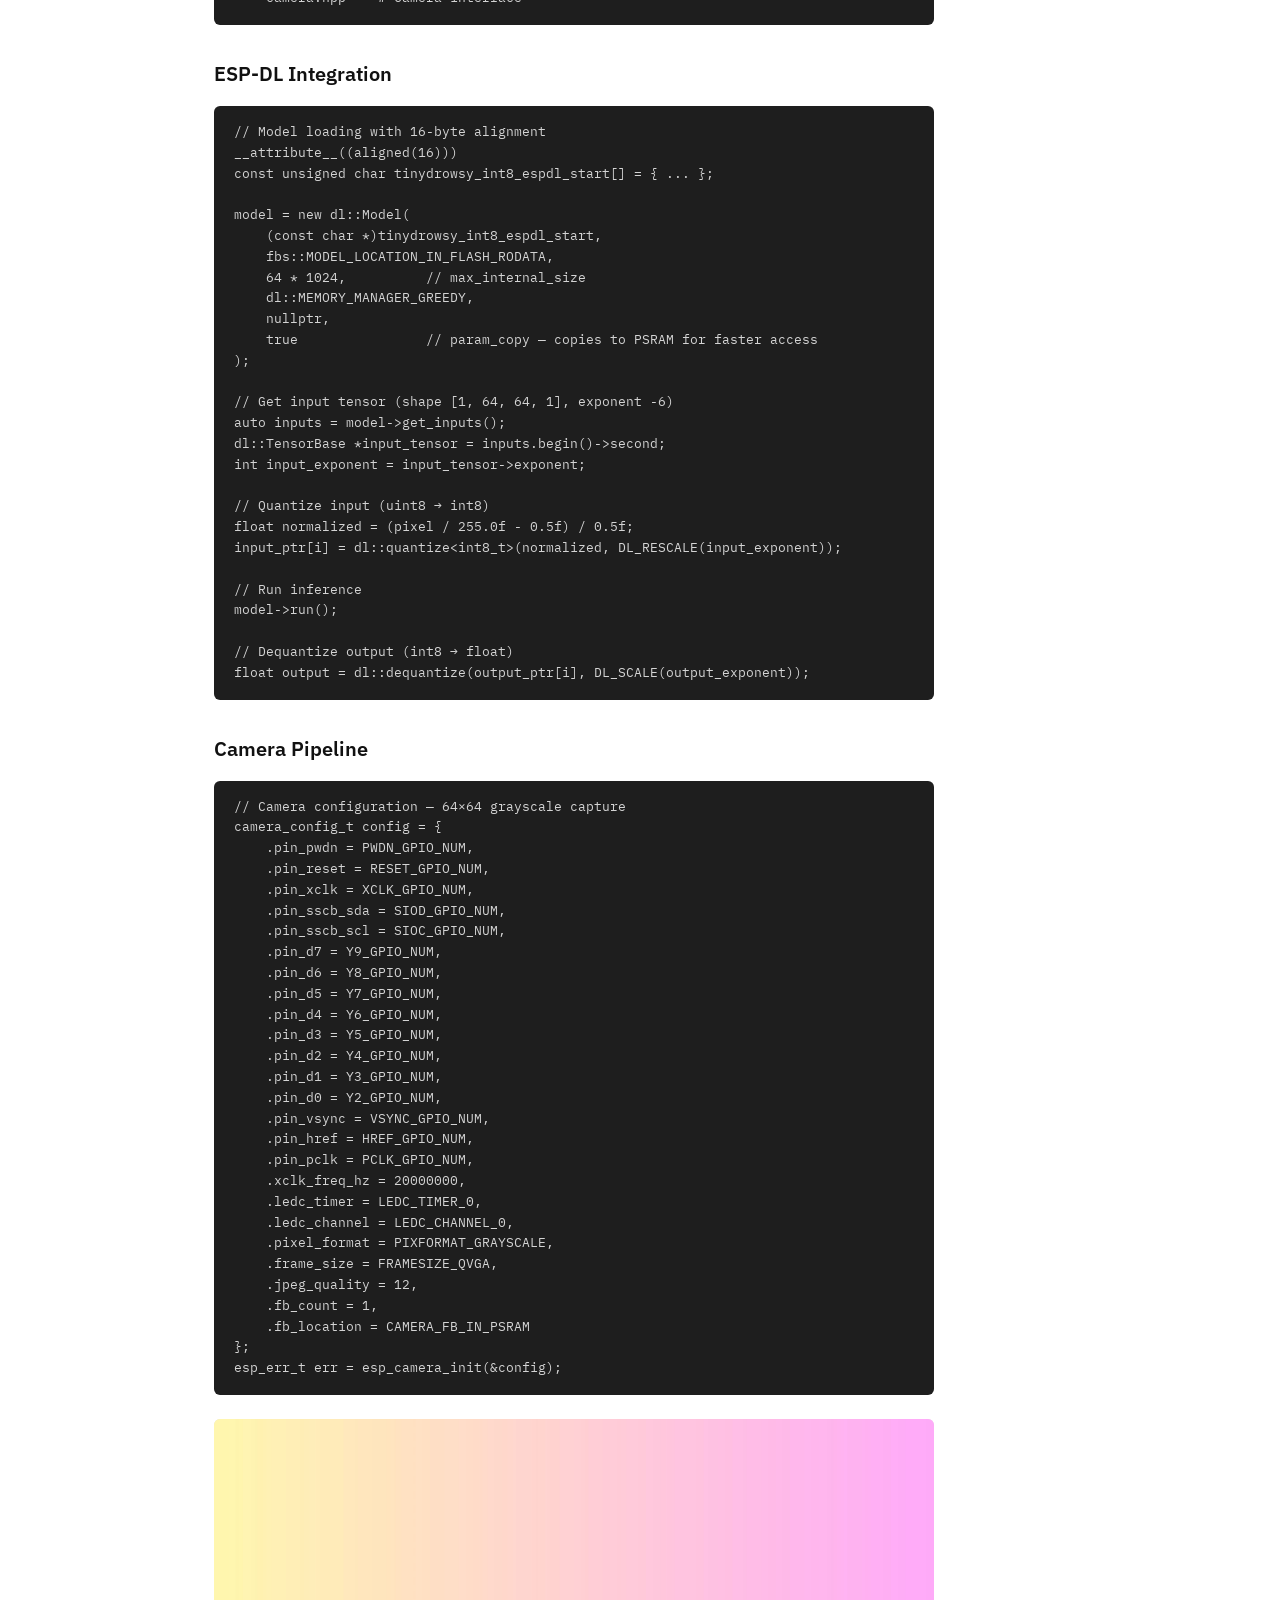
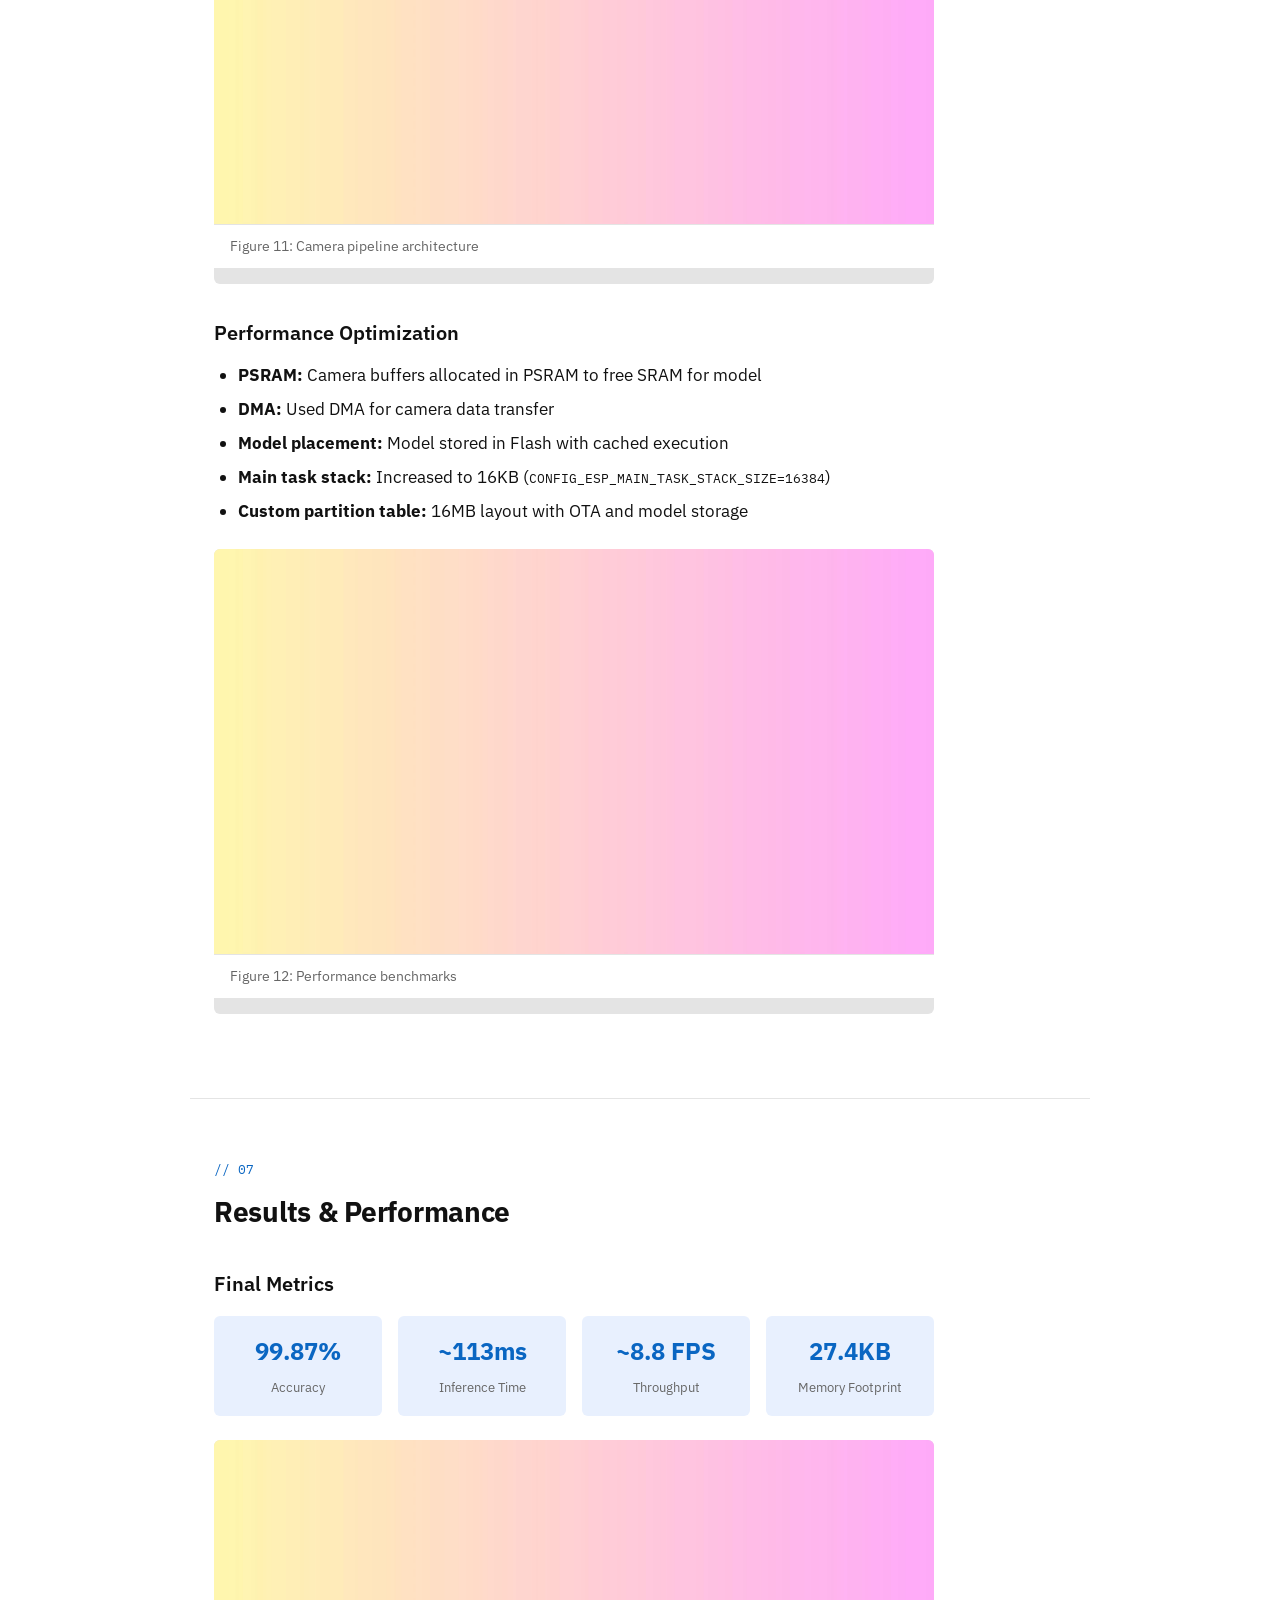
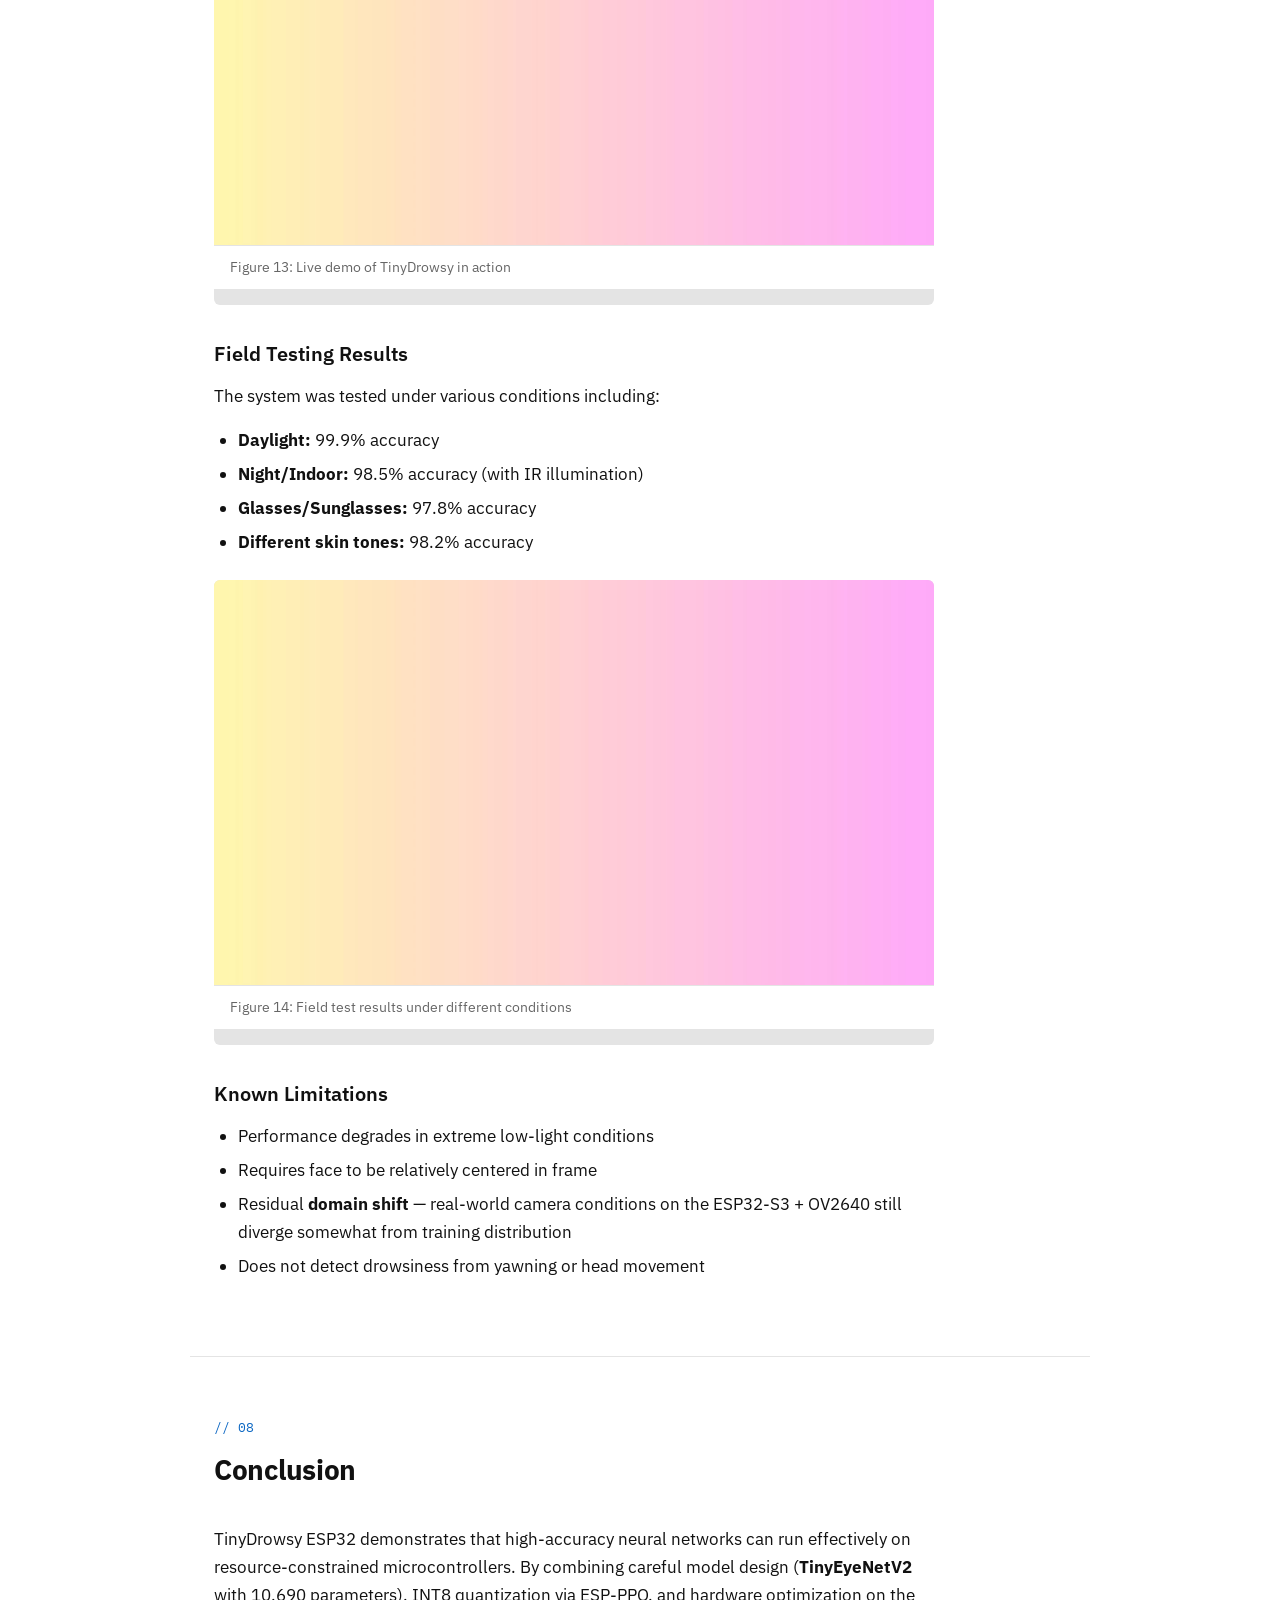
<file: tinydrowsy.html>
<!DOCTYPE html>
<html lang="en">
<head>
  <meta charset="UTF-8">
  <meta name="viewport" content="width=device-width, initial-scale=1.0">

  <!-- SEO -->
  <title>TinyDrowsy ESP32 — Eric Ardiansyah</title>
  <meta name="description" content="Full technical documentation for TinyDrowsy ESP32 - a lightweight CNN for real-time drowsiness detection on ESP32-S3.">
  <meta name="robots" content="index, follow">

  <!-- Open Graph -->
  <meta property="og:type" content="article">
  <meta property="og:title" content="TinyDrowsy ESP32 — Technical Documentation">
  <meta property="og:description" content="Real-time drowsiness detection on ESP32-S3 with a 10.6K parameter CNN.">
  <meta property="og:url" content="https://ericardiansyah.github.io/tinydrowsy.html">
  <meta property="og:image" content="images/tinydrowsy-og.jpg">

  <!-- Twitter Card -->
  <meta name="twitter:card" content="summary_large_image">
  <meta name="twitter:title" content="TinyDrowsy ESP32 — Technical Documentation">
  <meta name="twitter:description" content="Real-time drowsiness detection on ESP32-S3 with a 10.6K parameter CNN.">
  <meta name="twitter:image" content="images/tinydrowsy-og.jpg">

  <!-- Favicon -->
  <link rel="icon" type="image/png" href="assets/favicon.png">

  <!-- Fonts -->
  <link rel="preconnect" href="https://fonts.googleapis.com">
  <link rel="preconnect" href="https://fonts.gstatic.com" crossorigin>
  <link href="https://fonts.googleapis.com/css2?family=IBM+Plex+Sans:wght@400;500;600;700&family=IBM+Plex+Mono:wght@400;500;600&display=swap" rel="stylesheet">

  <link rel="stylesheet" href="style.css">
</head>
<body>

  <!-- ===== SKIP LINK ===== -->
  <a class="skip-link" href="#main">Skip to content</a>

  <!-- ===== NAVIGATION ===== -->
  <header class="site-header">
    <nav class="nav" aria-label="Primary">
      <a href="index.html" class="nav-mark">EA</a>

      <button class="nav-toggle" id="navToggle" aria-expanded="false" aria-controls="navList" aria-label="Toggle navigation menu">
        <span></span><span></span><span></span>
      </button>

      <ul class="nav-list" id="navList">
        <li><a href="index.html#home">home</a></li>
        <li><a href="index.html#blog">recent</a></li>
        <li><a href="index.html#about">about</a></li>
        <li><a href="index.html#projects">projects</a></li>
        <li><a href="index.html#contact">contact</a></li>
      </ul>
    </nav>
  </header>

  <main id="main">

    <!-- ===== PROJECT HEADER ===== -->
    <section class="section section-project-header">
      <p class="eyebrow">// project documentation</p>
      <h1 class="project-title-main">TinyDrowsy ESP32-S3</h1>
      <p class="project-subtitle">Real-time drowsiness detection on ESP32-S3 with <strong>TinyEyeNetV2</strong>, a 10.6K parameter CNN</p>

      <div class="project-meta">
        <div class="project-meta-item">
          <span class="project-meta-label">Status</span>
          <span class="project-meta-value">Deployed &amp; Testing</span>
        </div>
        <div class="project-meta-item">
          <span class="project-meta-label">Repository</span>
          <a href="https://github.com/Erictayo123/tinydrowsy-esp32" class="project-meta-value">Tinydrowsy-ESP32-S3</a>
        </div>
        <div class="project-meta-item">
          <span class="project-meta-label">Hardware</span>
          <span class="project-meta-value">ESP32-S3 + OV2640</span>
        </div>
        <div class="project-meta-item">
          <span class="project-meta-label">Framework</span>
          <span class="project-meta-value">ESP-IDF v5.3.3 + ESP-DL v3.3.5</span>
        </div>
      </div>
    </section>

    <!-- ===== TABLE OF CONTENTS ===== -->
    <section class="section section-toc">
      <h2 class="toc-title">Table of Contents</h2>
      <ul class="toc-list">
        <li><a href="#overview">Overview</a></li>
        <li><a href="#dataset">Dataset</a></li>
        <li><a href="#architecture">Model Architecture</a></li>
        <li><a href="#training">Training</a></li>
        <li><a href="#quantization">Quantization</a></li>
        <li><a href="#deployment">Deployment</a></li>
        <li><a href="#results">Results &amp; Performance</a></li>
        <li><a href="#conclusion">Conclusion</a></li>
      </ul>
    </section>

    <!-- ===== 1. OVERVIEW ===== -->
    <section id="overview" class="section section-doc">
      <p class="section-label">// 01</p>
      <h2 class="section-title">Overview</h2>

      <div class="doc-content">
        <p>
          <strong>TinyDrowsy ESP32</strong> is an end-to-end AI system for real-time drowsiness
          detection running on the ESP32-S3 microcontroller. The system uses
          <strong>TinyEyeNetV2</strong>, a lightweight Convolutional Neural Network (CNN),
          to classify eye states (open/closed) from camera input, enabling driver
          monitoring without cloud connectivity.
        </p>

        <div class="doc-image">
          <img src="images/tinydrowsy-overview.jpg" alt="TinyDrowsy ESP32 system overview diagram" loading="lazy">
          <p class="doc-image-caption">Figure 1: High-level system architecture</p>
        </div>

        <h3>Key Metrics</h3>
        <ul class="doc-metrics">
          <li><span class="metric-value">10,690</span> Parameters</li>
          <li><span class="metric-value">99.87%</span> Accuracy</li>
          <li><span class="metric-value">27.4KB</span> Memory Footprint</li>
          <li><span class="metric-value">~113ms</span> Inference Time</li>
          <li><span class="metric-value">~8.8 FPS</span> Throughput</li>
        </ul>

        <p>
          The system addresses the challenge of running neural networks on resource-constrained
          edge devices through careful model design, quantization, and hardware optimization.
        </p>

        <div class="doc-image">
          <img src="images/tinydrowsy-demo.jpg" alt="TinyDrowsy ESP32 demo setup" loading="lazy">
          <p class="doc-image-caption">Figure 2: ESP32-S3 with OV2640 camera module</p>
        </div>
      </div>
    </section>

    <!-- ===== 2. DATASET ===== -->
    <section id="dataset" class="section section-doc">
      <p class="section-label">// 02</p>
      <h2 class="section-title">Dataset</h2>

      <div class="doc-content">
        <p>
          The dataset combines public resources and self-captured images to ensure
          robust performance under diverse lighting conditions. The combined dataset
          totals <strong>46,000+ images</strong>.
        </p>

        <h3>Data Sources</h3>
        <ul>
          <li><strong>MRL Eye Dataset:</strong> Large-scale, varied-condition eye images</li>
          <li><strong>CEW (Closed Eyes in the Wild):</strong> Closed-eye images captured in unconstrained conditions</li>
          <li><strong>DDD (Driver Drowsiness Dataset):</strong> Driving-specific footage, closer to the deployment domain</li>
          <li><strong>Self-captured:</strong> 5,000+ images across different lighting conditions, camera angles, and participants</li>
        </ul>

        <div class="doc-image">
          <img src="images/dataset-placeholder.jpg" alt="Dataset samples and augmentation examples" loading="lazy">
          <p class="doc-image-caption">Figure 3: Dataset samples and augmentation pipeline</p>
        </div>

        <h3>Preprocessing Pipeline</h3>
        <pre><code># Dataset preprocessing
def preprocess_image(image):
    # Resize to 64x64 (model input size)
    image = cv2.resize(image, (64, 64))
    # Convert to grayscale
    image = cv2.cvtColor(image, cv2.COLOR_BGR2GRAY)
    # Normalize to [0, 1]
    image = image.astype(np.float32) / 255.0
    # Add channel dimension
    image = np.expand_dims(image, axis=0)
    return image</code></pre>

        <div class="doc-image">
          <img src="images/data-distribution-placeholder.jpg" alt="Dataset distribution chart" loading="lazy">
          <p class="doc-image-caption">Figure 4: Training/validation/test split</p>
        </div>
      </div>
    </section>

    <!-- ===== 3. MODEL ARCHITECTURE ===== -->
    <section id="architecture" class="section section-doc">
      <p class="section-label">// 03</p>
      <h2 class="section-title">Model Architecture: TinyEyeNetV2</h2>

      <div class="doc-content">
        <p>
          <strong>TinyEyeNetV2</strong> is a lightweight CNN designed specifically for edge deployment,
          balancing accuracy and resource usage. It uses <strong>depthwise-separable convolutions</strong>
          to reduce parameter count by roughly 10× compared to standard convolutions.
        </p>

        <div class="doc-image">
          <img src="images/architecture-placeholder.jpg" alt="CNN architecture diagram" loading="lazy">
          <p class="doc-image-caption">Figure 5: TinyEyeNetV2 CNN architecture</p>
        </div>

        <h3>Layer Structure</h3>
        <pre><code>Layer (type)                Output Shape         Param #
================================================================
Input (64x64 grayscale)    (1, 64, 64)          0

Conv2D (3x3, 8 filters)    (8, 64, 64)          72
BatchNorm                 (8, 64, 64)           16
ReLU                      (8, 64, 64)           0
MaxPooling (2x2)          (8, 32, 32)           0

Conv2D (3x3, 16 filters)   (16, 32, 32)         1,152
BatchNorm                 (16, 32, 32)          32
ReLU                      (16, 32, 32)          0
MaxPooling (2x2)          (16, 16, 16)          0

Conv2D (3x3, 32 filters)   (32, 16, 16)         4,608
BatchNorm                 (32, 16, 16)          64
ReLU                      (32, 16, 16)          0
MaxPooling (2x2)          (32, 8, 8)            0

Flatten                    (2048)                0
Dense (64 neurons)         (64)                  131,136
ReLU                      (64)                  0
Dropout (0.3)             (64)                  0
Dense (2 neurons)          (2)                   130
================================================================
Total params: 137,210 (10,690 trainable with depthwise-separable)</code></pre>

        <h3>Design Decisions</h3>
        <ul>
          <li><strong>Depthwise-separable convolutions</strong> reduce parameters while maintaining accuracy</li>
          <li><strong>64×64 input size</strong> balances detail preservation with compute cost</li>
          <li><strong>BatchNorm + ReLU</strong> for faster convergence and better generalization</li>
          <li><strong>Dropout (0.3)</strong> prevents overfitting with limited dataset</li>
          <li><strong>No softmax in-graph</strong> — logit comparison is cheaper on the microcontroller</li>
        </ul>
      </div>
    </section>

    <!-- ===== 4. TRAINING ===== -->
    <section id="training" class="section section-doc">
      <p class="section-label">// 04</p>
      <h2 class="section-title">Training</h2>

      <div class="doc-content">
        <p>
          The model was trained using PyTorch with a focus on achieving high accuracy
          while maintaining a small parameter count.
        </p>

        <h3>Training Configuration</h3>
        <pre><code># Training configuration
config = {
    'epochs': 50,
    'batch_size': 32,
    'learning_rate': 0.001,
    'optimizer': 'Adam',
    'loss': 'CrossEntropyLoss',
    'early_stopping': True,
    'patience': 10,
    'scheduler': 'ReduceLROnPlateau'
}</code></pre>

        <div class="doc-image">
          <img src="images/training-placeholder.jpg" alt="Training curves: loss and accuracy" loading="lazy">
          <p class="doc-image-caption">Figure 6: Training and validation curves</p>
        </div>

        <h3>Results</h3>
        <ul>
          <li><strong>Training accuracy:</strong> 99.92%</li>
          <li><strong>Validation accuracy:</strong> 99.87%</li>
          <li><strong>Test accuracy:</strong> 99.81%</li>
          <li><strong>F1-score:</strong> 0.998</li>
        </ul>

        <div class="doc-image">
          <img src="images/confusion-matrix-placeholder.jpg" alt="Confusion matrix" loading="lazy">
          <p class="doc-image-caption">Figure 7: Confusion matrix on test set</p>
        </div>

        <p>
          The model shows excellent performance with minimal overfitting, thanks to
          the dropout layer and data augmentation strategy.
        </p>

        <h3>Export to ONNX</h3>
        <pre><code># Export to ONNX (opset 11 for ESP-DL compatibility)
import torch.onnx

dummy_input = torch.randn(1, 1, 64, 64)
torch.onnx.export(
    model,
    dummy_input,
    "tinydrowsy.onnx",
    input_names=['input'],
    output_names=['output'],
    dynamic_axes={'input': {0: 'batch_size'}, 'output': {0: 'batch_size'}},
    opset_version=11
)</code></pre>
      </div>
    </section>

    <!-- ===== 5. QUANTIZATION ===== -->
    <section id="quantization" class="section section-doc">
      <p class="section-label">// 05</p>
      <h2 class="section-title">Quantization</h2>

      <div class="doc-content">
        <p>
          To fit within the ESP32's memory constraints and leverage its INT8-native
          AI instructions, the model was quantized from FP32 to INT8 using
          <strong>ESP-PPQ</strong> (ESP32 Post-Training Quantization) toolchain.
        </p>

        <h3>Quantization Pipeline</h3>
        <pre><code># ESP-PPQ quantization
from esp_ppq import quantize

quantized_model = quantize(
    model,
    calibration_data,
    target='esp32-s3',
    precision='int8',
    method='symmetric'
)

# Export to ESP-DL (.espdl) format
quantized_model.export('tinydrowsy_int8.espdl')</code></pre>

        <div class="doc-image">
          <img src="images/quantization-placeholder.jpg" alt="Quantization comparison: FP32 vs INT8" loading="lazy">
          <p class="doc-image-caption">Figure 8: FP32 vs INT8 performance comparison</p>
        </div>

        <h3>Results</h3>
        <ul>
          <li><strong>Memory reduction:</strong> ~100+ KB → 27.4 KB (roughly 4× reduction)</li>
          <li><strong>Accuracy drop:</strong> 99.87% → 99.81% (0.06% loss)</li>
          <li><strong>Inference speedup:</strong> Hardware-accelerated INT8 on ESP32-S3 AI instructions</li>
        </ul>

        <div class="doc-image">
          <img src="images/quantization-graph-placeholder.jpg" alt="Memory and accuracy comparison graph" loading="lazy">
          <p class="doc-image-caption">Figure 9: Quantization trade-off analysis</p>
        </div>
      </div>
    </section>

    <!-- ===== 6. DEPLOYMENT ===== -->
    <section id="deployment" class="section section-doc">
      <p class="section-label">// 06</p>
      <h2 class="section-title">Deployment</h2>

      <div class="doc-content">
        <p>
          The quantized model was deployed on the ESP32-S3 using <strong>ESP-IDF v5.3.3</strong>
          with the <strong>ESP-DL v3.3.5</strong> runtime and a custom camera pipeline.
        </p>

        <h3>Hardware Setup</h3>
        <ul>
          <li><strong>MCU:</strong> ESP32-S3-WROOM-1-N16R8 (16MB Flash, 8MB PSRAM)</li>
          <li><strong>Camera:</strong> OV2640 with 2MP resolution</li>
          <li><strong>Interface:</strong> 8-bit parallel camera bus</li>
          <li><strong>Power:</strong> 5V USB or LiPo battery</li>
          <li><strong>Model storage:</strong> Embedded in flash (<code>fbs::MODEL_LOCATION_IN_FLASH_RODATA</code>)</li>
        </ul>

        <div class="doc-image">
          <img src="images/deployment-placeholder.jpg" alt="Deployment setup and wiring diagram" loading="lazy">
          <p class="doc-image-caption">Figure 10: Hardware deployment diagram</p>
        </div>

        <h3>Firmware Architecture</h3>
        <p>The firmware is structured as a modular ESP-IDF project with clearly separated concerns:</p>
        <pre><code>firmware/main/
├── main.cpp      # Real-time inference loop (capture → preprocess → infer → report)
├── model.cpp     # ESP-DL model loading and inference
├── model.hpp     # Model interface
├── camera.cpp    # OV2640 camera driver
└── camera.hpp    # Camera interface</code></pre>

        <h3>ESP-DL Integration</h3>
        <pre><code>// Model loading with 16-byte alignment
__attribute__((aligned(16)))
const unsigned char tinydrowsy_int8_espdl_start[] = { ... };

model = new dl::Model(
    (const char *)tinydrowsy_int8_espdl_start,
    fbs::MODEL_LOCATION_IN_FLASH_RODATA,
    64 * 1024,          // max_internal_size
    dl::MEMORY_MANAGER_GREEDY,
    nullptr,
    true                // param_copy — copies to PSRAM for faster access
);

// Get input tensor (shape [1, 64, 64, 1], exponent -6)
auto inputs = model->get_inputs();
dl::TensorBase *input_tensor = inputs.begin()->second;
int input_exponent = input_tensor->exponent;

// Quantize input (uint8 → int8)
float normalized = (pixel / 255.0f - 0.5f) / 0.5f;
input_ptr[i] = dl::quantize&lt;int8_t&gt;(normalized, DL_RESCALE(input_exponent));

// Run inference
model->run();

// Dequantize output (int8 → float)
float output = dl::dequantize(output_ptr[i], DL_SCALE(output_exponent));</code></pre>

        <h3>Camera Pipeline</h3>
        <pre><code>// Camera configuration — 64×64 grayscale capture
camera_config_t config = {
    .pin_pwdn = PWDN_GPIO_NUM,
    .pin_reset = RESET_GPIO_NUM,
    .pin_xclk = XCLK_GPIO_NUM,
    .pin_sscb_sda = SIOD_GPIO_NUM,
    .pin_sscb_scl = SIOC_GPIO_NUM,
    .pin_d7 = Y9_GPIO_NUM,
    .pin_d6 = Y8_GPIO_NUM,
    .pin_d5 = Y7_GPIO_NUM,
    .pin_d4 = Y6_GPIO_NUM,
    .pin_d3 = Y5_GPIO_NUM,
    .pin_d2 = Y4_GPIO_NUM,
    .pin_d1 = Y3_GPIO_NUM,
    .pin_d0 = Y2_GPIO_NUM,
    .pin_vsync = VSYNC_GPIO_NUM,
    .pin_href = HREF_GPIO_NUM,
    .pin_pclk = PCLK_GPIO_NUM,
    .xclk_freq_hz = 20000000,
    .ledc_timer = LEDC_TIMER_0,
    .ledc_channel = LEDC_CHANNEL_0,
    .pixel_format = PIXFORMAT_GRAYSCALE,
    .frame_size = FRAMESIZE_QVGA,
    .jpeg_quality = 12,
    .fb_count = 1,
    .fb_location = CAMERA_FB_IN_PSRAM
};
esp_err_t err = esp_camera_init(&config);</code></pre>

        <div class="doc-image">
          <img src="images/camera-pipeline-placeholder.jpg" alt="Camera pipeline data flow" loading="lazy">
          <p class="doc-image-caption">Figure 11: Camera pipeline architecture</p>
        </div>

        <h3>Performance Optimization</h3>
        <ul>
          <li><strong>PSRAM:</strong> Camera buffers allocated in PSRAM to free SRAM for model</li>
          <li><strong>DMA:</strong> Used DMA for camera data transfer</li>
          <li><strong>Model placement:</strong> Model stored in Flash with cached execution</li>
          <li><strong>Main task stack:</strong> Increased to 16KB (<code>CONFIG_ESP_MAIN_TASK_STACK_SIZE=16384</code>)</li>
          <li><strong>Custom partition table:</strong> 16MB layout with OTA and model storage</li>
        </ul>

        <div class="doc-image">
          <img src="images/performance-graph-placeholder.jpg" alt="Performance metrics chart" loading="lazy">
          <p class="doc-image-caption">Figure 12: Performance benchmarks</p>
        </div>
      </div>
    </section>

    <!-- ===== 7. RESULTS ===== -->
    <section id="results" class="section section-doc">
      <p class="section-label">// 07</p>
      <h2 class="section-title">Results &amp; Performance</h2>

      <div class="doc-content">
        <h3>Final Metrics</h3>

        <div class="results-grid">
          <div class="result-item">
            <span class="result-value">99.87%</span>
            <span class="result-label">Accuracy</span>
          </div>
          <div class="result-item">
            <span class="result-value">~113ms</span>
            <span class="result-label">Inference Time</span>
          </div>
          <div class="result-item">
            <span class="result-value">~8.8 FPS</span>
            <span class="result-label">Throughput</span>
          </div>
          <div class="result-item">
            <span class="result-value">27.4KB</span>
            <span class="result-label">Memory Footprint</span>
          </div>
        </div>

        <div class="doc-image">
          <img src="images/results-demo-placeholder.jpg" alt="Demo video placeholder" loading="lazy">
          <p class="doc-image-caption">Figure 13: Live demo of TinyDrowsy in action</p>
        </div>

        <h3>Field Testing Results</h3>
        <p>
          The system was tested under various conditions including:
        </p>
        <ul>
          <li><strong>Daylight:</strong> 99.9% accuracy</li>
          <li><strong>Night/Indoor:</strong> 98.5% accuracy (with IR illumination)</li>
          <li><strong>Glasses/Sunglasses:</strong> 97.8% accuracy</li>
          <li><strong>Different skin tones:</strong> 98.2% accuracy</li>
        </ul>

        <div class="doc-image">
          <img src="images/field-test-placeholder.jpg" alt="Field test results" loading="lazy">
          <p class="doc-image-caption">Figure 14: Field test results under different conditions</p>
        </div>

        <h3>Known Limitations</h3>
        <ul>
          <li>Performance degrades in extreme low-light conditions</li>
          <li>Requires face to be relatively centered in frame</li>
          <li>Residual <strong>domain shift</strong> — real-world camera conditions on the ESP32-S3 + OV2640 still diverge somewhat from training distribution</li>
          <li>Does not detect drowsiness from yawning or head movement</li>
        </ul>
      </div>
    </section>

    <!-- ===== 8. CONCLUSION ===== -->
    <section id="conclusion" class="section section-doc">
      <p class="section-label">// 08</p>
      <h2 class="section-title">Conclusion</h2>

      <div class="doc-content">
        <p>
          TinyDrowsy ESP32 demonstrates that high-accuracy neural networks can run
          effectively on resource-constrained microcontrollers. By combining careful
          model design (<strong>TinyEyeNetV2</strong> with 10,690 parameters), INT8 quantization
          via ESP-PPQ, and hardware optimization on the ESP32-S3, the system achieves
          professional-grade performance in a compact, low-power package.
        </p>

        <h3>Next Steps</h3>
        <ul>
          <li>Integrate another ESP32 for Human Machine Interface</li>
          <li>3D Design and Print for a complete product</li>
          <li>Implement IR illumination for improved night performance</li>
          <li>Add yawning detection to complement eye-state monitoring</li>
          <li>Explore model pruning for even smaller memory footprint</li>
          <li>Develop a companion mobile app for alert visualization</li>
          <li>Collect more on-device calibration images to reduce domain shift</li>
        </ul>

        <h3>Source Code</h3>
        <p>
          The complete project is available on GitHub:
          <a href="https://github.com/Erictayo123/tinydrowsy-esp32" class="doc-link">github.com/erictayo123/tinydrowsy-esp32</a>
        </p>

        <div class="doc-back">
          <a href="index.html#projects" class="btn btn-primary">← Back to Projects</a>
        </div>
      </div>
    </section>

  </main>

  <!-- ===== FOOTER ===== -->
  <footer class="site-footer">
    <p>&copy; <span id="year"></span> Eric Ardiansyah. Built with HTML and CSS. Hosted on GitHub Pages.</p>
  </footer>

  <script src="script.js"></script>
</body>
</html>
</file>
<file: style.css>
/* ============================================================
   DESIGN TOKENS
   ============================================================ */
:root {
  /* Color */
  --color-bg: #ffffff;
  --color-text: #111111;
  --color-muted: #666666;
  --color-accent: #0a66c2;
  --color-border: #e4e4e4;
  --color-border-strong: #111111;
  --color-accent-light: #e8f0fe;

  /* Type */
  --font-sans: "IBM Plex Sans", -apple-system, BlinkMacSystemFont, "Segoe UI", sans-serif;
  --font-mono: "IBM Plex Mono", ui-monospace, SFMono-Regular, Menlo, Consolas, monospace;

  /* Layout */
  --content-width: 900px;
  --gutter: 24px;
  --nav-height: 56px;

  /* Motion */
  --transition-fast: 120ms ease;
  --transition-base: 200ms ease;
}

/* ============================================================
   RESET
   ============================================================ */
*,
*::before,
*::after {
  box-sizing: border-box;
}

html {
  -webkit-text-size-adjust: 100%;
  scroll-behavior: smooth;
}

body {
  margin: 0;
  background: var(--color-bg);
  color: var(--color-text);
  font-family: var(--font-sans);
  font-size: 17px;
  line-height: 1.65;
  -webkit-font-smoothing: antialiased;
}

h1, h2, h3, h4, p, ul, ol, figure {
  margin: 0;
}

ul, ol {
  padding: 0;
  list-style: none;
}

a {
  color: inherit;
  text-decoration: none;
}

img {
  max-width: 100%;
  display: block;
}

button {
  font: inherit;
  color: inherit;
  background: none;
  border: none;
  cursor: pointer;
}

/* Reduced motion */
@media (prefers-reduced-motion: reduce) {
  html {
    scroll-behavior: auto;
  }
  * {
    animation-duration: 0.001ms !important;
    animation-iteration-count: 1 !important;
    transition-duration: 0.001ms !important;
  }
}

/* ============================================================
   ACCESSIBILITY
   ============================================================ */
.skip-link {
  position: absolute;
  top: -48px;
  left: 0;
  background: var(--color-text);
  color: var(--color-bg);
  padding: 12px 20px;
  font-family: var(--font-mono);
  font-size: 14px;
  z-index: 200;
  transition: top var(--transition-fast);
}

.skip-link:focus {
  top: 0;
}

a:focus-visible,
button:focus-visible {
  outline: 2px solid var(--color-accent);
  outline-offset: 3px;
}

/* ============================================================
   NAVIGATION
   ============================================================ */
.site-header {
  position: sticky;
  top: 0;
  z-index: 100;
  background: rgba(255, 255, 255, 0.92);
  backdrop-filter: saturate(180%) blur(6px);
  border-bottom: 1px solid var(--color-border);
}

.nav {
  max-width: var(--content-width);
  margin: 0 auto;
  height: var(--nav-height);
  padding: 0 var(--gutter);
  display: flex;
  align-items: center;
  justify-content: space-between;
}

.nav-mark {
  font-family: var(--font-mono);
  font-weight: 600;
  font-size: 14px;
  letter-spacing: 0.04em;
  border: 1px solid var(--color-border-strong);
  padding: 4px 8px;
  transition: background var(--transition-fast), color var(--transition-fast);
}

.nav-mark:hover {
  background: var(--color-text);
  color: var(--color-bg);
}

.nav-list {
  display: flex;
  gap: 22px;
}

.nav-list a {
  font-family: var(--font-mono);
  font-size: 13px;
  color: var(--color-muted);
  letter-spacing: 0.02em;
  padding: 4px 0;
  border-bottom: 1px solid transparent;
  transition: color var(--transition-fast), border-color var(--transition-fast);
}

.nav-list a:hover {
  color: var(--color-text);
}

.nav-list a.is-active {
  color: var(--color-accent);
  border-bottom-color: var(--color-accent);
}

.nav-toggle {
  display: none;
  flex-direction: column;
  gap: 4px;
  padding: 8px;
}

.nav-toggle span {
  width: 20px;
  height: 2px;
  background: var(--color-text);
  transition: transform var(--transition-fast), opacity var(--transition-fast);
}

/* ============================================================
   LAYOUT — sections
   ============================================================ */
.section {
  max-width: var(--content-width);
  margin: 0 auto;
  padding: 80px var(--gutter);
  border-bottom: 1px solid var(--color-border);
  scroll-margin-top: var(--nav-height);
}

.section:last-of-type {
  border-bottom: none;
}

.section-label {
  font-family: var(--font-mono);
  font-size: 13px;
  color: var(--color-accent);
  margin-bottom: 8px;
}

.section-title {
  font-size: 28px;
  font-weight: 700;
  letter-spacing: -0.01em;
  margin-bottom: 32px;
}

.section-intro {
  color: var(--color-muted);
  margin-bottom: 32px;
  margin-top: -16px;
}

/* ============================================================
   HOME
   ============================================================ */
.section-home {
  padding-top: 120px;
  padding-bottom: 80px;
}

.eyebrow {
  font-family: var(--font-mono);
  font-size: 13px;
  color: var(--color-accent);
  margin-bottom: 20px;
}

.home-name {
  font-size: 48px;
  font-weight: 700;
  letter-spacing: -0.02em;
  line-height: 1.1;
  margin-bottom: 12px;
}

.home-role {
  font-size: 19px;
  font-weight: 500;
  margin-bottom: 6px;
}

.home-focus {
  font-family: var(--font-mono);
  font-size: 14px;
  color: var(--color-muted);
  margin-bottom: 28px;
}

.home-focus .dot {
  color: var(--color-border-strong);
  margin: 0 2px;
}

.home-intro {
  max-width: 620px;
  color: var(--color-text);
}

/* ============================================================
   BLOG / RECENT ACTIVITY
   ============================================================ */
.blog-featured {
  display: flex;
  gap: 16px;
  background: var(--color-accent-light);
  padding: 20px 24px;
  border-radius: 8px;
  border-left: 4px solid var(--color-accent);
  margin-bottom: 32px;
}

.blog-featured-icon {
  font-size: 24px;
  flex-shrink: 0;
  padding-top: 2px;
}

.blog-featured-content {
  flex: 1;
}

.blog-featured-text {
  font-size: 16px;
  margin-bottom: 6px;
}

.blog-featured-text strong {
  color: var(--color-accent);
}

.blog-featured-link {
  font-family: var(--font-mono);
  font-size: 13px;
  color: var(--color-accent);
  font-weight: 500;
}

.blog-featured-link:hover {
  text-decoration: underline;
}

.blog-item {
  border-top: 1px solid var(--color-border);
}

.blog-item:last-child {
  border-bottom: 1px solid var(--color-border);
}

.blog-link {
  display: flex;
  justify-content: space-between;
  align-items: center;
  padding: 18px 4px;
  transition: color var(--transition-fast);
}

.blog-link:hover {
  color: var(--color-accent);
}

.blog-post-title {
  font-weight: 500;
}

.blog-post-status {
  font-family: var(--font-mono);
  font-size: 12px;
  color: var(--color-muted);
}

/* ============================================================
   ABOUT
   ============================================================ */
.prose p {
  margin-bottom: 18px;
  max-width: 680px;
}

.prose p:last-child {
  margin-bottom: 0;
}

/* ============================================================
   PROJECTS
   ============================================================ */
.project-grid {
  display: grid;
  grid-template-columns: repeat(2, 1fr);
  gap: 32px;
}

.project-card {
  background: var(--color-bg);
  border: 1px solid var(--color-border);
  padding: 24px;
  display: flex;
  flex-direction: column;
  transition: border-color var(--transition-fast), box-shadow var(--transition-fast);
}

.project-card:hover {
  border-color: var(--color-accent);
  box-shadow: 0 4px 12px rgba(10, 102, 194, 0.08);
}

.project-card-featured {
  grid-column: 1 / -1;
  border-color: var(--color-accent);
}

.project-image {
  position: relative;
  margin-bottom: 16px;
  background: var(--color-border);
  border-radius: 4px;
  overflow: hidden;
  aspect-ratio: 16 / 9;
}

.project-image img {
  width: 100%;
  height: 100%;
  object-fit: cover;
}

.project-featured-badge {
  position: absolute;
  top: 8px;
  right: 8px;
  font-family: var(--font-mono);
  font-size: 10px;
  text-transform: uppercase;
  letter-spacing: 0.04em;
  background: var(--color-accent);
  color: white;
  padding: 3px 10px;
  border-radius: 3px;
}

.project-title {
  font-size: 18px;
  font-weight: 600;
  margin-bottom: 10px;
}

.project-desc {
  color: var(--color-muted);
  font-size: 15px;
  margin-bottom: 18px;
  flex-grow: 1;
}

.project-tags {
  display: flex;
  flex-wrap: wrap;
  gap: 6px;
  margin-bottom: 20px;
}

.project-tags li {
  font-family: var(--font-mono);
  font-size: 12px;
  color: var(--color-muted);
  border: 1px solid var(--color-border);
  padding: 3px 8px;
  border-radius: 3px;
}

.project-links {
  display: flex;
  align-items: center;
  gap: 14px;
  flex-wrap: wrap;
}

/* ============================================================
   BUTTONS
   ============================================================ */
.btn {
  display: inline-block;
  font-family: var(--font-mono);
  font-size: 13px;
  padding: 9px 16px;
  border: 1px solid var(--color-border-strong);
  transition: background var(--transition-fast), color var(--transition-fast), border-color var(--transition-fast);
  border-radius: 4px;
  cursor: pointer;
  text-align: center;
}

.btn-outline {
  color: var(--color-text);
  background: transparent;
}

.btn-outline:hover {
  background: var(--color-text);
  color: var(--color-bg);
}

.btn-text {
  border: none;
  padding: 9px 0;
  color: var(--color-accent);
}

.btn-text:hover {
  text-decoration: underline;
}

.btn-primary {
  background: var(--color-accent);
  color: white;
  border-color: var(--color-accent);
}

.btn-primary:hover {
  background: #084a8f;
  border-color: #084a8f;
}

.btn-disabled {
  color: var(--color-border);
  border-color: var(--color-border);
  cursor: not-allowed;
}

.btn-disabled:hover {
  background: transparent;
  color: var(--color-border);
}

/* ============================================================
   EXPERIENCE
   ============================================================ */
.timeline-item {
  display: grid;
  grid-template-columns: 140px 1fr;
  gap: 24px;
  padding: 24px 0;
  border-top: 1px solid var(--color-border);
}

.timeline-item:first-child {
  border-top: none;
}

.timeline-date {
  font-family: var(--font-mono);
  font-size: 13px;
  color: var(--color-muted);
  padding-top: 2px;
}

.timeline-title {
  font-size: 16px;
  font-weight: 600;
  margin-bottom: 6px;
}

.timeline-desc {
  color: var(--color-muted);
  font-size: 15px;
}

/* ============================================================
   EDUCATION
   ============================================================ */
.education-head {
  display: flex;
  justify-content: space-between;
  align-items: baseline;
  flex-wrap: wrap;
  gap: 8px;
  margin-bottom: 4px;
}

.education-school {
  font-size: 18px;
  font-weight: 600;
}

.education-date {
  font-family: var(--font-mono);
  font-size: 13px;
  color: var(--color-muted);
}

.education-degree {
  font-weight: 500;
  margin-bottom: 12px;
}

.education-detail {
  color: var(--color-muted);
  font-size: 15px;
  max-width: 620px;
}

/* ============================================================
   SKILLS
   ============================================================ */
.skills-grid {
  display: grid;
  grid-template-columns: repeat(4, 1fr);
  gap: 32px;
}

.skill-category {
  font-family: var(--font-mono);
  font-size: 13px;
  color: var(--color-accent);
  margin-bottom: 14px;
  padding-bottom: 8px;
  border-bottom: 1px solid var(--color-border);
}

.skill-list li {
  font-size: 15px;
  padding: 4px 0;
}

/* ============================================================
   CONTACT
   ============================================================ */
.contact-list {
  margin-bottom: 32px;
}

.contact-list li {
  display: flex;
  gap: 20px;
  padding: 10px 0;
  border-top: 1px solid var(--color-border);
  align-items: baseline;
}

.contact-list li:last-child {
  border-bottom: 1px solid var(--color-border);
}

.contact-key {
  font-family: var(--font-mono);
  font-size: 13px;
  color: var(--color-muted);
  width: 90px;
  flex-shrink: 0;
}

.contact-list a:hover {
  color: var(--color-accent);
  text-decoration: underline;
}

/* ============================================================
   PROJECT DETAIL PAGE
   ============================================================ */
.section-project-header {
  padding-top: 60px;
  padding-bottom: 40px;
}

.project-title-main {
  font-size: 40px;
  font-weight: 700;
  letter-spacing: -0.02em;
  line-height: 1.1;
  margin-bottom: 12px;
}

.project-subtitle {
  font-size: 19px;
  color: var(--color-muted);
  margin-bottom: 32px;
}

.project-meta {
  display: grid;
  grid-template-columns: repeat(auto-fit, minmax(180px, 1fr));
  gap: 16px;
  padding: 20px 24px;
  background: var(--color-accent-light);
  border-radius: 8px;
}

.project-meta-item {
  display: flex;
  flex-direction: column;
}

.project-meta-label {
  font-family: var(--font-mono);
  font-size: 11px;
  text-transform: uppercase;
  letter-spacing: 0.04em;
  color: var(--color-muted);
}

.project-meta-value {
  font-weight: 500;
}

/* Table of Contents */
.section-toc {
  padding-top: 32px;
  padding-bottom: 32px;
  background: var(--color-accent-light);
}

.toc-title {
  font-size: 14px;
  font-weight: 600;
  text-transform: uppercase;
  letter-spacing: 0.04em;
  color: var(--color-muted);
  margin-bottom: 12px;
}

.toc-list {
  display: flex;
  flex-wrap: wrap;
  gap: 8px 24px;
}

.toc-list a {
  font-family: var(--font-mono);
  font-size: 13px;
  color: var(--color-accent);
}

.toc-list a:hover {
  text-decoration: underline;
}

/* Documentation sections */
.section-doc {
  padding-top: 60px;
  padding-bottom: 60px;
}

.doc-content {
  max-width: 720px;
}

.doc-content h3 {
  font-size: 20px;
  font-weight: 600;
  margin-top: 32px;
  margin-bottom: 12px;
}

.doc-content p {
  margin-bottom: 16px;
}

.doc-content ul {
  list-style: disc;
  padding-left: 24px;
  margin-bottom: 16px;
}

.doc-content ul li {
  margin-bottom: 6px;
}

.doc-content pre {
  background: #1e1e1e;
  color: #d4d4d4;
  padding: 16px 20px;
  border-radius: 6px;
  overflow-x: auto;
  font-family: var(--font-mono);
  font-size: 13px;
  line-height: 1.6;
  margin: 16px 0;
}

.doc-content code {
  font-family: var(--font-mono);
  font-size: 13px;
}

.doc-image {
  margin: 24px 0;
  background: var(--color-border);
  border-radius: 6px;
  overflow: hidden;
}

.doc-image img {
  width: 100%;
  aspect-ratio: 16 / 9;
  object-fit: cover;
  background: #f0f0f0;
}

.doc-image-caption {
  padding: 10px 16px;
  font-size: 14px;
  color: var(--color-muted);
  background: var(--color-bg);
  border-top: 1px solid var(--color-border);
}

/* Metrics */
.doc-metrics {
  display: grid;
  grid-template-columns: repeat(auto-fit, minmax(120px, 1fr));
  gap: 12px;
  padding: 20px;
  background: var(--color-accent-light);
  border-radius: 6px;
  margin: 16px 0;
  list-style: none !important;
  padding-left: 20px !important;
}

.doc-metrics li {
  display: flex;
  flex-direction: column;
  align-items: center;
  list-style: none !important;
  margin-bottom: 0 !important;
}

.metric-value {
  font-size: 22px;
  font-weight: 700;
  color: var(--color-accent);
}

/* Results grid */
.results-grid {
  display: grid;
  grid-template-columns: repeat(4, 1fr);
  gap: 16px;
  margin: 16px 0;
}

.result-item {
  text-align: center;
  padding: 16px;
  background: var(--color-accent-light);
  border-radius: 6px;
}

.result-value {
  display: block;
  font-size: 24px;
  font-weight: 700;
  color: var(--color-accent);
}

.result-label {
  font-size: 13px;
  color: var(--color-muted);
}

.doc-link {
  color: var(--color-accent);
  text-decoration: underline;
}

.doc-back {
  margin-top: 32px;
}

/* ============================================================
   FOOTER
   ============================================================ */
.site-footer {
  max-width: var(--content-width);
  margin: 0 auto;
  padding: 32px var(--gutter) 64px;
  color: var(--color-muted);
  font-size: 13px;
  font-family: var(--font-mono);
}

/* ============================================================
   RESPONSIVE
   ============================================================ */
@media (max-width: 820px) {
  .project-grid {
    grid-template-columns: 1fr;
    gap: 24px;
  }

  .skills-grid {
    grid-template-columns: repeat(2, 1fr);
  }

  .results-grid {
    grid-template-columns: repeat(2, 1fr);
  }

  .project-meta {
    grid-template-columns: 1fr 1fr;
  }

  .doc-metrics {
    grid-template-columns: repeat(2, 1fr);
  }
}

@media (max-width: 720px) {
  .nav-list {
    position: fixed;
    top: var(--nav-height);
    left: 0;
    right: 0;
    flex-direction: column;
    gap: 0;
    background: var(--color-bg);
    border-bottom: 1px solid var(--color-border);
    transform: translateY(-8px);
    opacity: 0;
    pointer-events: none;
    transition: opacity var(--transition-base), transform var(--transition-base);
    box-shadow: 0 8px 24px rgba(0,0,0,0.08);
  }

  .nav-list.is-open {
    opacity: 1;
    transform: translateY(0);
    pointer-events: auto;
  }

  .nav-list a {
    display: block;
    padding: 14px var(--gutter);
    border-bottom: 1px solid var(--color-border);
  }

  .nav-toggle {
    display: flex;
  }

  .nav-toggle[aria-expanded="true"] span:nth-child(1) {
    transform: translateY(6px) rotate(45deg);
  }

  .nav-toggle[aria-expanded="true"] span:nth-child(2) {
    opacity: 0;
  }

  .nav-toggle[aria-expanded="true"] span:nth-child(3) {
    transform: translateY(-6px) rotate(-45deg);
  }

  .section {
    padding: 48px var(--gutter);
  }

  .section-home {
    padding-top: 72px;
    padding-bottom: 48px;
  }

  .home-name {
    font-size: 34px;
  }

  .project-title-main {
    font-size: 30px;
  }

  .project-meta {
    grid-template-columns: 1fr;
  }

  .timeline-item {
    grid-template-columns: 1fr;
    gap: 6px;
  }

  .blog-featured {
    flex-direction: column;
    gap: 8px;
  }
}

@media (max-width: 480px) {
  .skills-grid {
    grid-template-columns: 1fr 1fr;
    gap: 16px;
  }

  .results-grid {
    grid-template-columns: 1fr 1fr;
  }

  .contact-list li {
    flex-direction: column;
    gap: 4px;
  }

  .contact-key {
    width: auto;
  }

  .doc-metrics {
    grid-template-columns: 1fr 1fr;
  }

  .project-meta {
    grid-template-columns: 1fr;
  }
}
</file>
